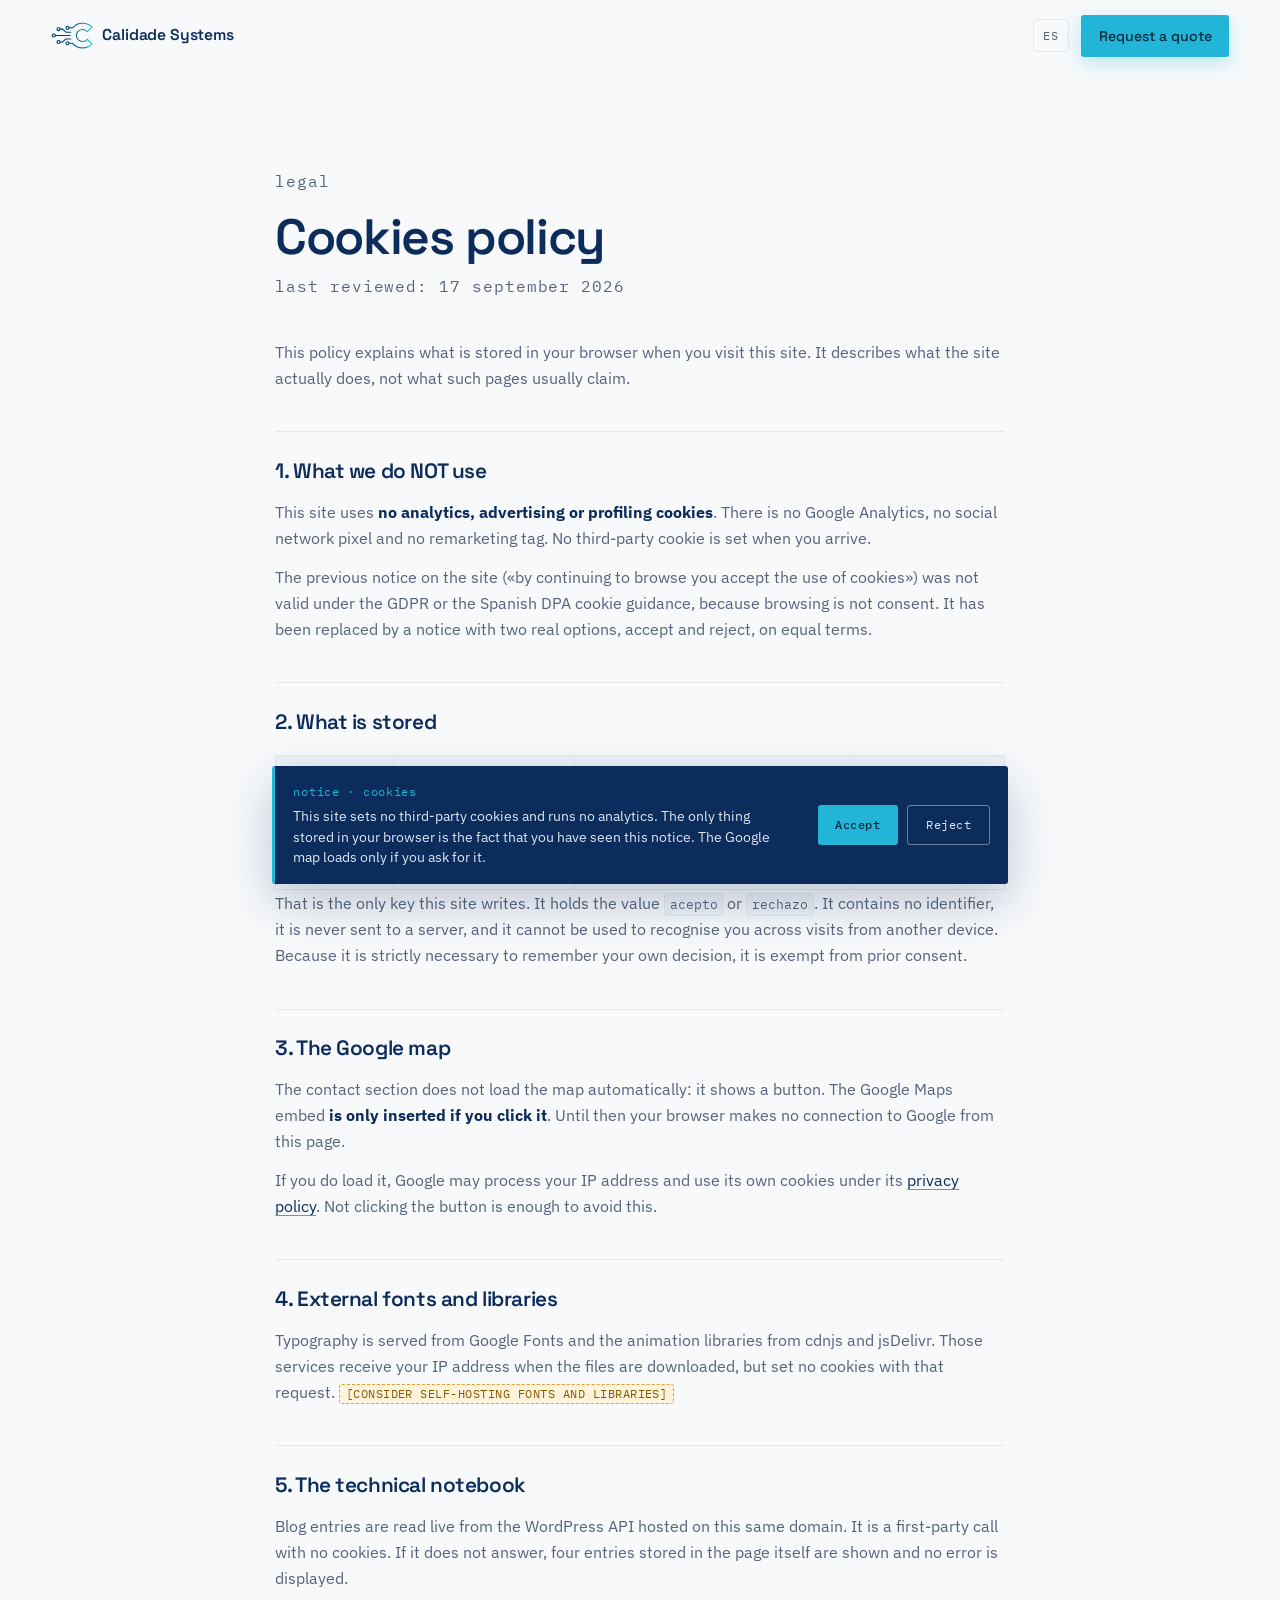
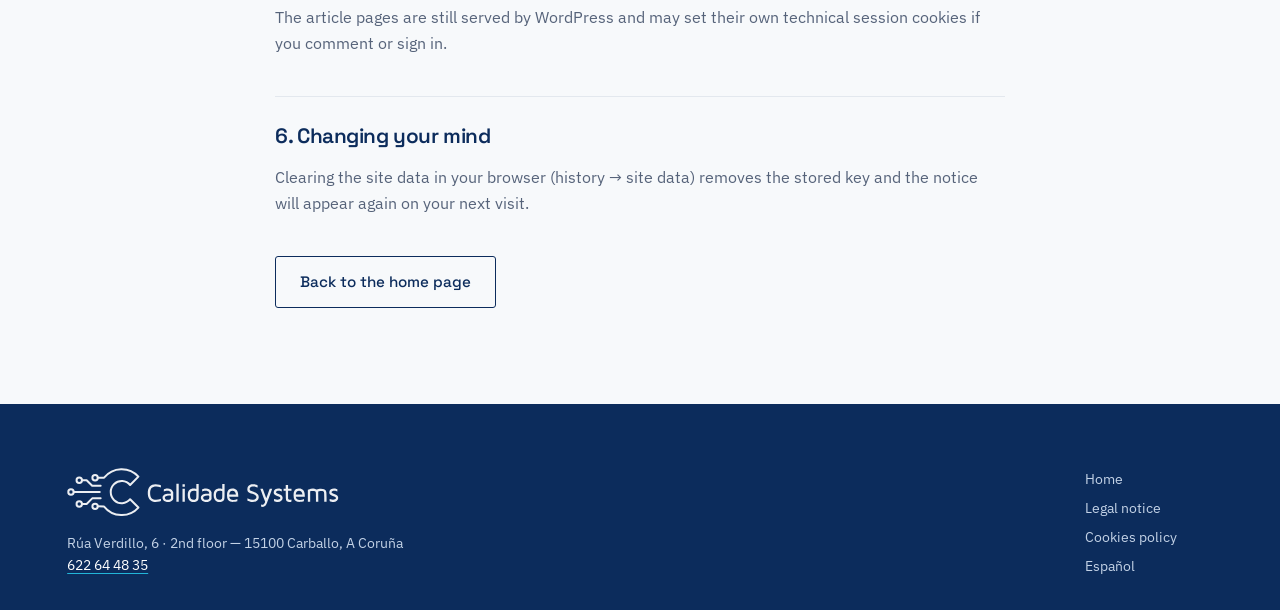
<file: en/cookies-policy.html>
<!DOCTYPE html>
<html lang="en">
<head>
<meta charset="UTF-8">
<!-- Copia de vista previa. No debe indexarse: todavia no es la web
     oficial del negocio. Se quita el dia que se publique en su dominio,
     que es donde SI tiene que indexarse. -->
<meta name="robots" content="noindex, nofollow">
<meta name="viewport" content="width=device-width, initial-scale=1.0">
<title>Cookies policy · Calidade Systems</title>
<meta name="description" content="What calidade.systems stores in your browser: a single first-party key, no analytics or third-party cookies, and the map only on request.">
<link rel="canonical" href="https://www.calidade.systems/en/cookies-policy.html">
<link rel="alternate" hreflang="es" href="https://www.calidade.systems/es/politica-de-cookies.html">
<link rel="alternate" hreflang="en" href="https://www.calidade.systems/en/cookies-policy.html">
<link rel="alternate" hreflang="x-default" href="https://www.calidade.systems/es/politica-de-cookies.html">
<link rel="icon" href="../assets/img/brand/icon.svg" type="image/svg+xml">
<link rel="icon" href="../assets/img/brand/icon-32.png" type="image/png" sizes="32x32">
<link rel="apple-touch-icon" href="../assets/img/brand/icon-180.png">
<meta name="theme-color" content="#F7F9FB">
<meta name="color-scheme" content="light only">

<link rel="preconnect" href="https://fonts.googleapis.com">
<link rel="preconnect" href="https://fonts.gstatic.com" crossorigin>
<link href="https://fonts.googleapis.com/css2?family=Space+Grotesk:wght@500;600;700&family=IBM+Plex+Sans:wght@400;500;600&family=IBM+Plex+Mono:wght@400;500&display=swap" rel="stylesheet">
<link rel="stylesheet" href="../css/style.css?v=1">
</head>
<body data-lang="en">

<div class="cookie-banner" hidden>
  <div class="cookie-txt">
    <p class="mono cookie-k">notice &middot; cookies</p>
    <p>This site sets no third-party cookies and runs no analytics. The only thing stored in your browser is the fact that you have seen this notice. The Google map loads only if you ask for it.</p>
  </div>
  <div class="cookie-btns">
    <button class="btn-cookie btn-cookie-si" type="button" data-cookie="acepto">Accept</button>
    <button class="btn-cookie btn-cookie-no" type="button" data-cookie="rechazo">Reject</button>
  </div>
</div>

<header class="cabecera cabecera-simple pegada">
  <a class="marca" href="./" aria-label="Calidade Systems">
    <img class="marca-simbolo" src="../assets/img/brand/calidade-simbolo.svg" alt="" width="42" height="28">
    <span class="marca-txt">Calidade&nbsp;Systems</span>
  </a>
  <div class="cabecera-fin">
    <a class="idioma" href="../es/politica-de-cookies.html" hreflang="es" lang="es">ES</a>
    <a class="btn btn-cian btn-nav" href="./#contact">Request a quote</a>
  </div>
</header>
<div class="progreso" data-progreso aria-hidden="true">
  <span class="progreso-pista"></span>
  <span class="progreso-nodo"></span>
</div>

<main class="legal">
  <div class="contenedor">
    <p class="etiqueta mono">legal</p>
    <h1 class="titular-2">Cookies policy</h1>
    <p class="legal-fecha mono">last reviewed: 17 September 2026</p>
    <p>This policy explains what is stored in your browser when you visit this site. It describes what the site actually does, not what such pages usually claim.</p>

    <h2>1. What we do NOT use</h2>
    <p>This site uses <strong>no analytics, advertising or profiling cookies</strong>. There is no Google Analytics, no social network pixel and no remarketing tag. No third-party cookie is set when you arrive.</p>
    <p>The previous notice on the site (&laquo;by continuing to browse you accept the use of cookies&raquo;) was not valid under the GDPR or the Spanish DPA cookie guidance, because browsing is not consent. It has been replaced by a notice with two real options, accept and reject, on equal terms.</p>

    <h2>2. What is stored</h2>
    <table class="legal-tabla">
      <tr><th>name</th><th>type</th><th>purpose</th><th>lifetime</th></tr>
      <tr>
        <td><code>calidade-cookies</code></td>
        <td>local storage (localStorage), first party</td>
        <td>Remember that you have already answered the notice, so it is not shown again.</td>
        <td>Until you clear your browser data.</td>
      </tr>
    </table>
    <p>That is the only key this site writes. It holds the value <code>acepto</code> or <code>rechazo</code>. It contains no identifier, it is never sent to a server, and it cannot be used to recognise you across visits from another device. Because it is strictly necessary to remember your own decision, it is exempt from prior consent.</p>

    <h2>3. The Google map</h2>
    <p>The contact section does not load the map automatically: it shows a button. The Google Maps embed <strong>is only inserted if you click it</strong>. Until then your browser makes no connection to Google from this page.</p>
    <p>If you do load it, Google may process your IP address and use its own cookies under its <a href="https://policies.google.com/privacy" rel="noopener" target="_blank">privacy policy</a>. Not clicking the button is enough to avoid this.</p>

    <h2>4. External fonts and libraries</h2>
    <p>Typography is served from Google Fonts and the animation libraries from cdnjs and jsDelivr. Those services receive your IP address when the files are downloaded, but set no cookies with that request. <span class="pendiente">[CONSIDER SELF-HOSTING FONTS AND LIBRARIES]</span></p>

    <h2>5. The technical notebook</h2>
    <p>Blog entries are read live from the WordPress API hosted on this same domain. It is a first-party call with no cookies. If it does not answer, four entries stored in the page itself are shown and no error is displayed.</p>
    <p>The article pages are still served by WordPress and may set their own technical session cookies if you comment or sign in.</p>

    <h2>6. Changing your mind</h2>
    <p>Clearing the site data in your browser (history &rarr; site data) removes the stored key and the notice will appear again on your next visit.</p>

    <a class="btn btn-linea legal-volver" href="./">Back to the home page</a>
  </div>
</main>

<footer class="pie">
  <div class="contenedor pie-grid">
    <div class="pie-marca">
      <img src="../assets/img/brand/calidade-logo.svg" alt="Calidade Systems" width="300" height="52">
      <p>R&uacute;a Verdillo, 6 &middot; 2nd floor &mdash; 15100 Carballo, A Coru&ntilde;a<br><a href="tel:+34622644835">622 64 48 35</a></p>
    </div>
    <nav class="pie-nav" aria-label="Footer">
      <a href="./">Home</a>
      <a href="legal-notice.html">Legal notice</a>
      <a href="cookies-policy.html">Cookies policy</a>
      <a href="../es/politica-de-cookies.html" hreflang="es" lang="es">Español</a>
    </nav>
  </div>
</footer>

<script src="../js/main.js?v=1"></script>
</body>
</html>
</file>
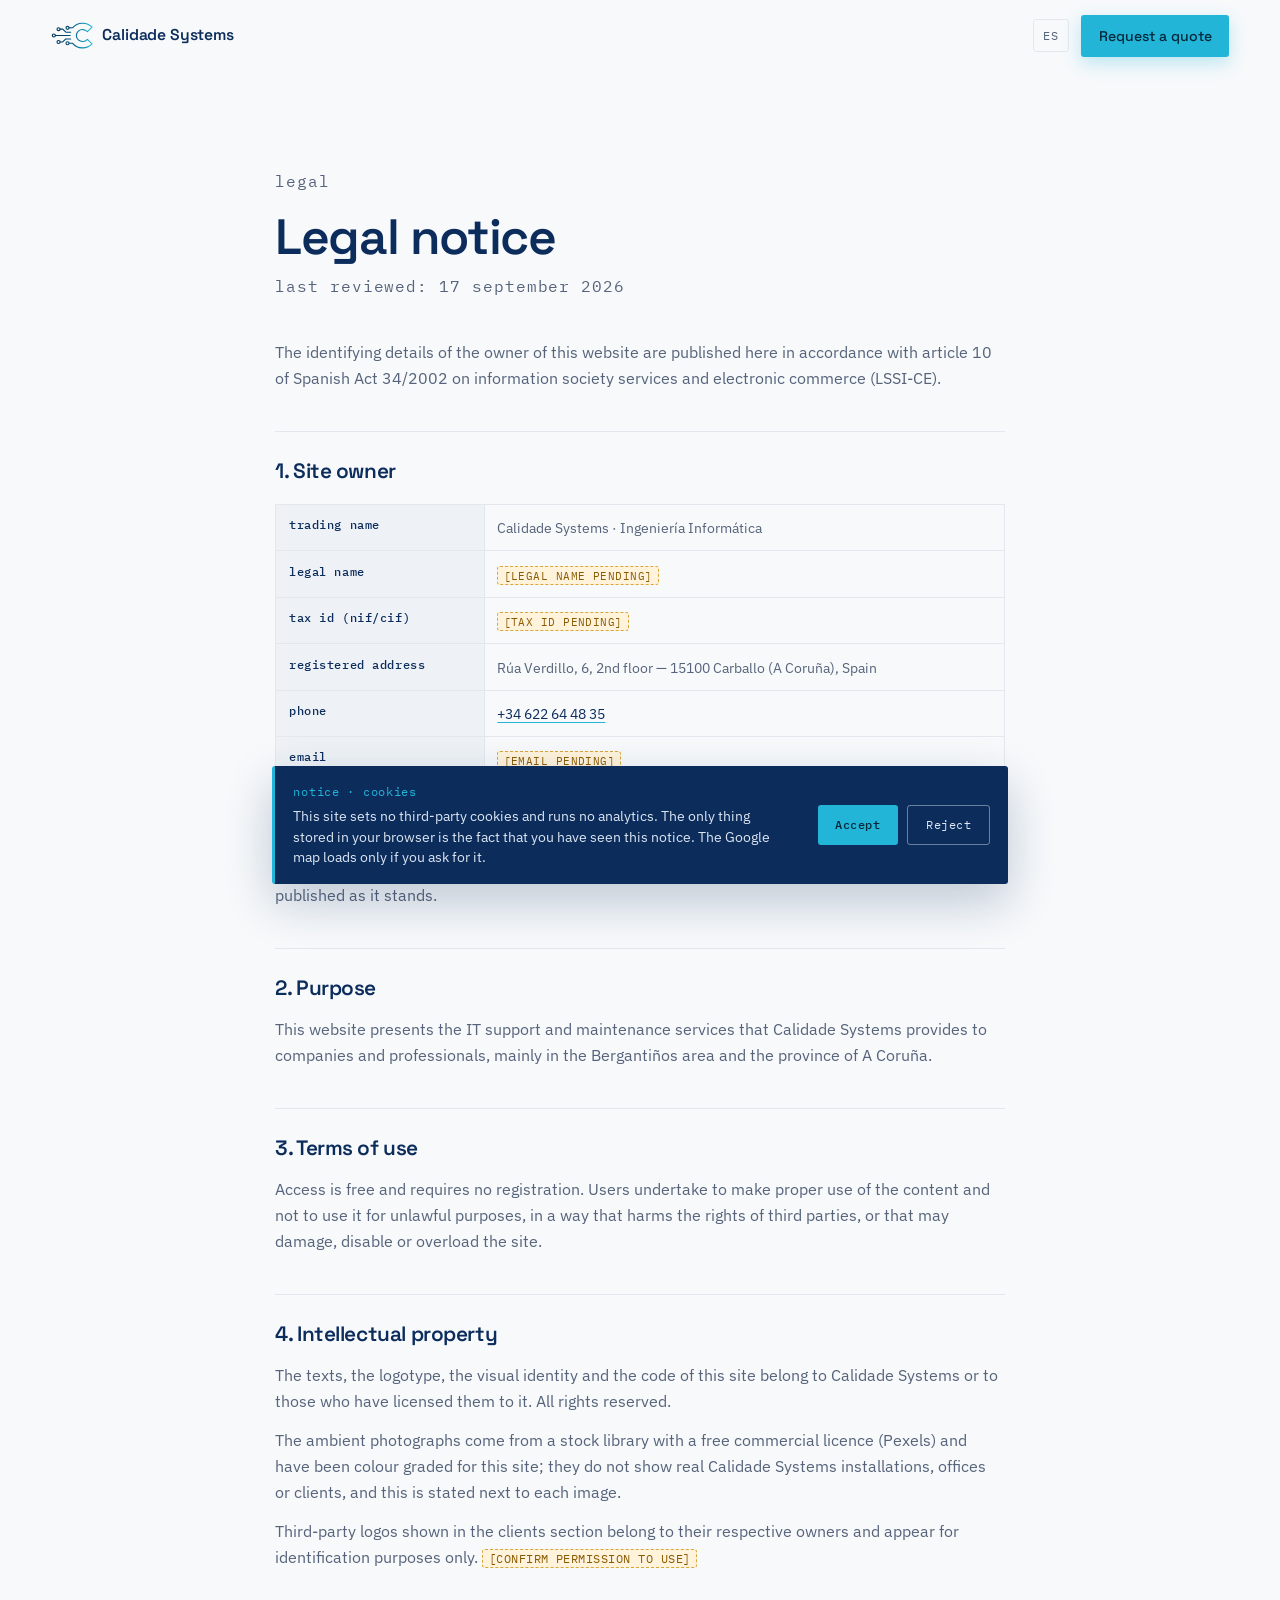
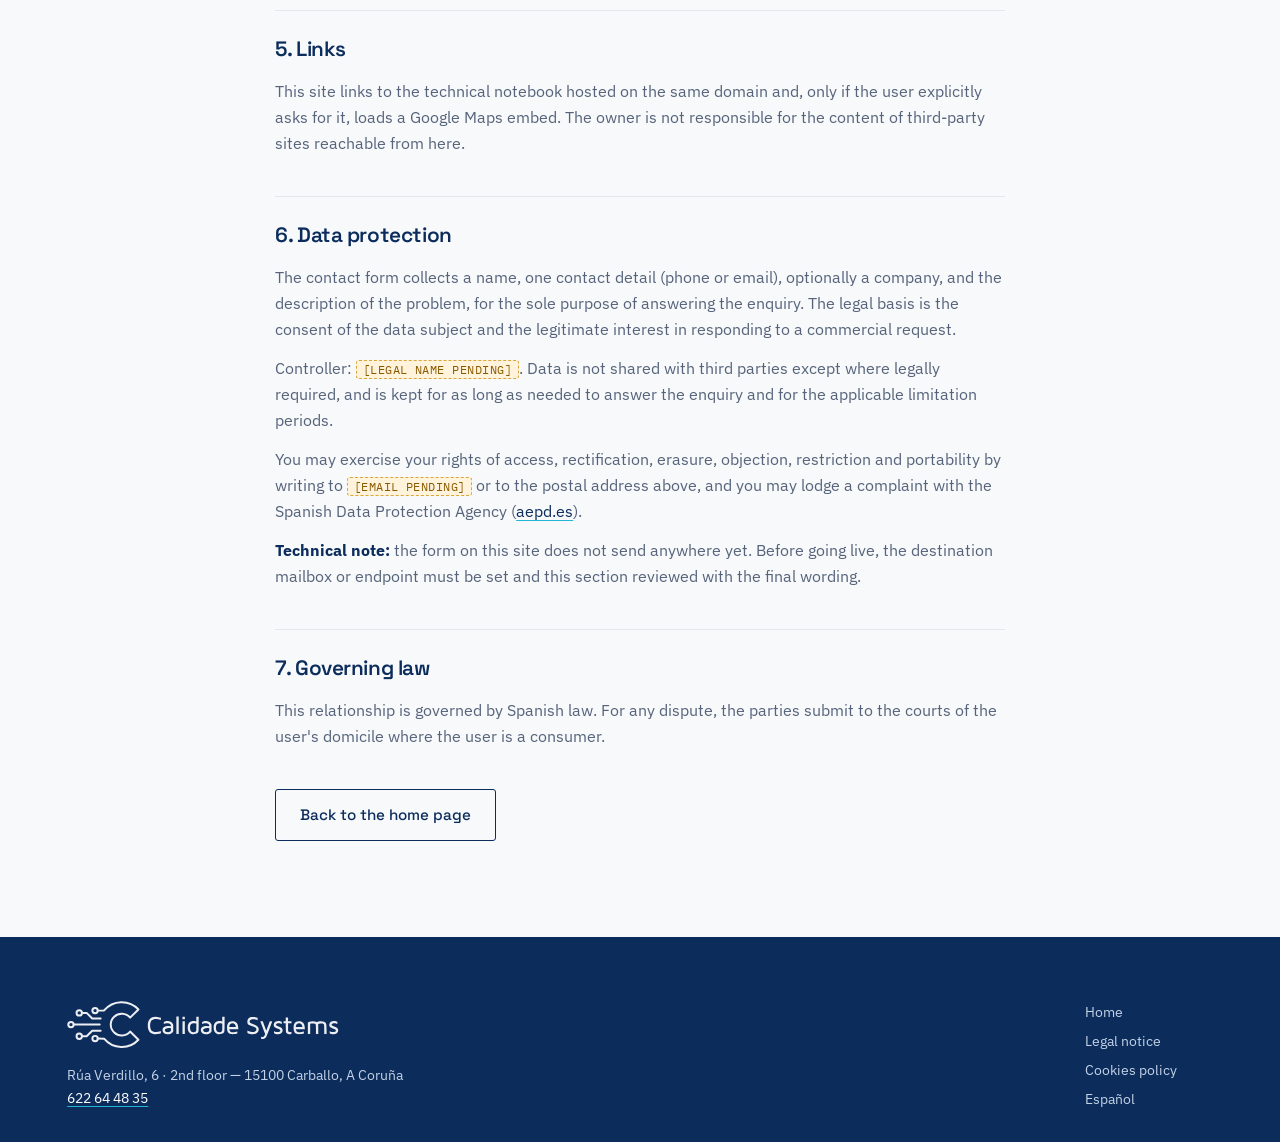
<file: en/legal-notice.html>
<!DOCTYPE html>
<html lang="en">
<head>
<meta charset="UTF-8">
<!-- Copia de vista previa. No debe indexarse: todavia no es la web
     oficial del negocio. Se quita el dia que se publique en su dominio,
     que es donde SI tiene que indexarse. -->
<meta name="robots" content="noindex, nofollow">
<meta name="viewport" content="width=device-width, initial-scale=1.0">
<title>Legal notice · Calidade Systems</title>
<meta name="description" content="Legal notice and identifying details of the owner of calidade.systems, under article 10 of the Spanish LSSI-CE.">
<link rel="canonical" href="https://www.calidade.systems/en/legal-notice.html">
<link rel="alternate" hreflang="es" href="https://www.calidade.systems/es/aviso-legal.html">
<link rel="alternate" hreflang="en" href="https://www.calidade.systems/en/legal-notice.html">
<link rel="alternate" hreflang="x-default" href="https://www.calidade.systems/es/aviso-legal.html">
<link rel="icon" href="../assets/img/brand/icon.svg" type="image/svg+xml">
<link rel="icon" href="../assets/img/brand/icon-32.png" type="image/png" sizes="32x32">
<link rel="apple-touch-icon" href="../assets/img/brand/icon-180.png">
<meta name="theme-color" content="#F7F9FB">
<meta name="color-scheme" content="light only">

<link rel="preconnect" href="https://fonts.googleapis.com">
<link rel="preconnect" href="https://fonts.gstatic.com" crossorigin>
<link href="https://fonts.googleapis.com/css2?family=Space+Grotesk:wght@500;600;700&family=IBM+Plex+Sans:wght@400;500;600&family=IBM+Plex+Mono:wght@400;500&display=swap" rel="stylesheet">
<link rel="stylesheet" href="../css/style.css?v=1">
</head>
<body data-lang="en">

<div class="cookie-banner" hidden>
  <div class="cookie-txt">
    <p class="mono cookie-k">notice &middot; cookies</p>
    <p>This site sets no third-party cookies and runs no analytics. The only thing stored in your browser is the fact that you have seen this notice. The Google map loads only if you ask for it.</p>
  </div>
  <div class="cookie-btns">
    <button class="btn-cookie btn-cookie-si" type="button" data-cookie="acepto">Accept</button>
    <button class="btn-cookie btn-cookie-no" type="button" data-cookie="rechazo">Reject</button>
  </div>
</div>

<header class="cabecera cabecera-simple pegada">
  <a class="marca" href="./" aria-label="Calidade Systems">
    <img class="marca-simbolo" src="../assets/img/brand/calidade-simbolo.svg" alt="" width="42" height="28">
    <span class="marca-txt">Calidade&nbsp;Systems</span>
  </a>
  <div class="cabecera-fin">
    <a class="idioma" href="../es/aviso-legal.html" hreflang="es" lang="es">ES</a>
    <a class="btn btn-cian btn-nav" href="./#contact">Request a quote</a>
  </div>
</header>
<div class="progreso" data-progreso aria-hidden="true">
  <span class="progreso-pista"></span>
  <span class="progreso-nodo"></span>
</div>

<main class="legal">
  <div class="contenedor">
    <p class="etiqueta mono">legal</p>
    <h1 class="titular-2">Legal notice</h1>
    <p class="legal-fecha mono">last reviewed: 17 September 2026</p>
    <p>The identifying details of the owner of this website are published here in accordance with article 10 of Spanish Act 34/2002 on information society services and electronic commerce (LSSI-CE).</p>

    <h2>1. Site owner</h2>
    <table class="legal-tabla">
      <tr><th>trading name</th><td>Calidade Systems &middot; Ingeniería Informática</td></tr>
      <tr><th>legal name</th><td><span class="pendiente">[LEGAL NAME PENDING]</span></td></tr>
      <tr><th>tax id (nif/cif)</th><td><span class="pendiente">[TAX ID PENDING]</span></td></tr>
      <tr><th>registered address</th><td>Rúa Verdillo, 6, 2nd floor &mdash; 15100 Carballo (A Coruña), Spain</td></tr>
      <tr><th>phone</th><td><a href="tel:+34622644835">+34 622 64 48 35</a></td></tr>
      <tr><th>email</th><td><span class="pendiente">[EMAIL PENDING]</span></td></tr>
      <tr><th>company register</th><td><span class="pendiente">[COMPANY REGISTER DETAILS PENDING]</span></td></tr>
    </table>
    <p>The fields marked as pending have deliberately not been filled with invented data. Until the owner supplies them, this legal notice <strong>does not yet satisfy article 10 of the LSSI</strong> and must not be published as it stands.</p>

    <h2>2. Purpose</h2>
    <p>This website presents the IT support and maintenance services that Calidade Systems provides to companies and professionals, mainly in the Bergantiños area and the province of A Coruña.</p>

    <h2>3. Terms of use</h2>
    <p>Access is free and requires no registration. Users undertake to make proper use of the content and not to use it for unlawful purposes, in a way that harms the rights of third parties, or that may damage, disable or overload the site.</p>

    <h2>4. Intellectual property</h2>
    <p>The texts, the logotype, the visual identity and the code of this site belong to Calidade Systems or to those who have licensed them to it. All rights reserved.</p>
    <p>The ambient photographs come from a stock library with a free commercial licence (Pexels) and have been colour graded for this site; they do not show real Calidade Systems installations, offices or clients, and this is stated next to each image.</p>
    <p>Third-party logos shown in the clients section belong to their respective owners and appear for identification purposes only. <span class="pendiente">[CONFIRM PERMISSION TO USE]</span></p>

    <h2>5. Links</h2>
    <p>This site links to the technical notebook hosted on the same domain and, only if the user explicitly asks for it, loads a Google Maps embed. The owner is not responsible for the content of third-party sites reachable from here.</p>

    <h2>6. Data protection</h2>
    <p>The contact form collects a name, one contact detail (phone or email), optionally a company, and the description of the problem, for the sole purpose of answering the enquiry. The legal basis is the consent of the data subject and the legitimate interest in responding to a commercial request.</p>
    <p>Controller: <span class="pendiente">[LEGAL NAME PENDING]</span>. Data is not shared with third parties except where legally required, and is kept for as long as needed to answer the enquiry and for the applicable limitation periods.</p>
    <p>You may exercise your rights of access, rectification, erasure, objection, restriction and portability by writing to <span class="pendiente">[EMAIL PENDING]</span> or to the postal address above, and you may lodge a complaint with the Spanish Data Protection Agency (<a href="https://www.aepd.es" rel="noopener" target="_blank">aepd.es</a>).</p>
    <p><strong>Technical note:</strong> the form on this site does not send anywhere yet. Before going live, the destination mailbox or endpoint must be set and this section reviewed with the final wording.</p>

    <h2>7. Governing law</h2>
    <p>This relationship is governed by Spanish law. For any dispute, the parties submit to the courts of the user's domicile where the user is a consumer.</p>

    <a class="btn btn-linea legal-volver" href="./">Back to the home page</a>
  </div>
</main>

<footer class="pie">
  <div class="contenedor pie-grid">
    <div class="pie-marca">
      <img src="../assets/img/brand/calidade-logo.svg" alt="Calidade Systems" width="300" height="52">
      <p>R&uacute;a Verdillo, 6 &middot; 2nd floor &mdash; 15100 Carballo, A Coru&ntilde;a<br><a href="tel:+34622644835">622 64 48 35</a></p>
    </div>
    <nav class="pie-nav" aria-label="Footer">
      <a href="./">Home</a>
      <a href="legal-notice.html">Legal notice</a>
      <a href="cookies-policy.html">Cookies policy</a>
      <a href="../es/aviso-legal.html" hreflang="es" lang="es">Español</a>
    </nav>
  </div>
</footer>

<script src="../js/main.js?v=1"></script>
</body>
</html>
</file>
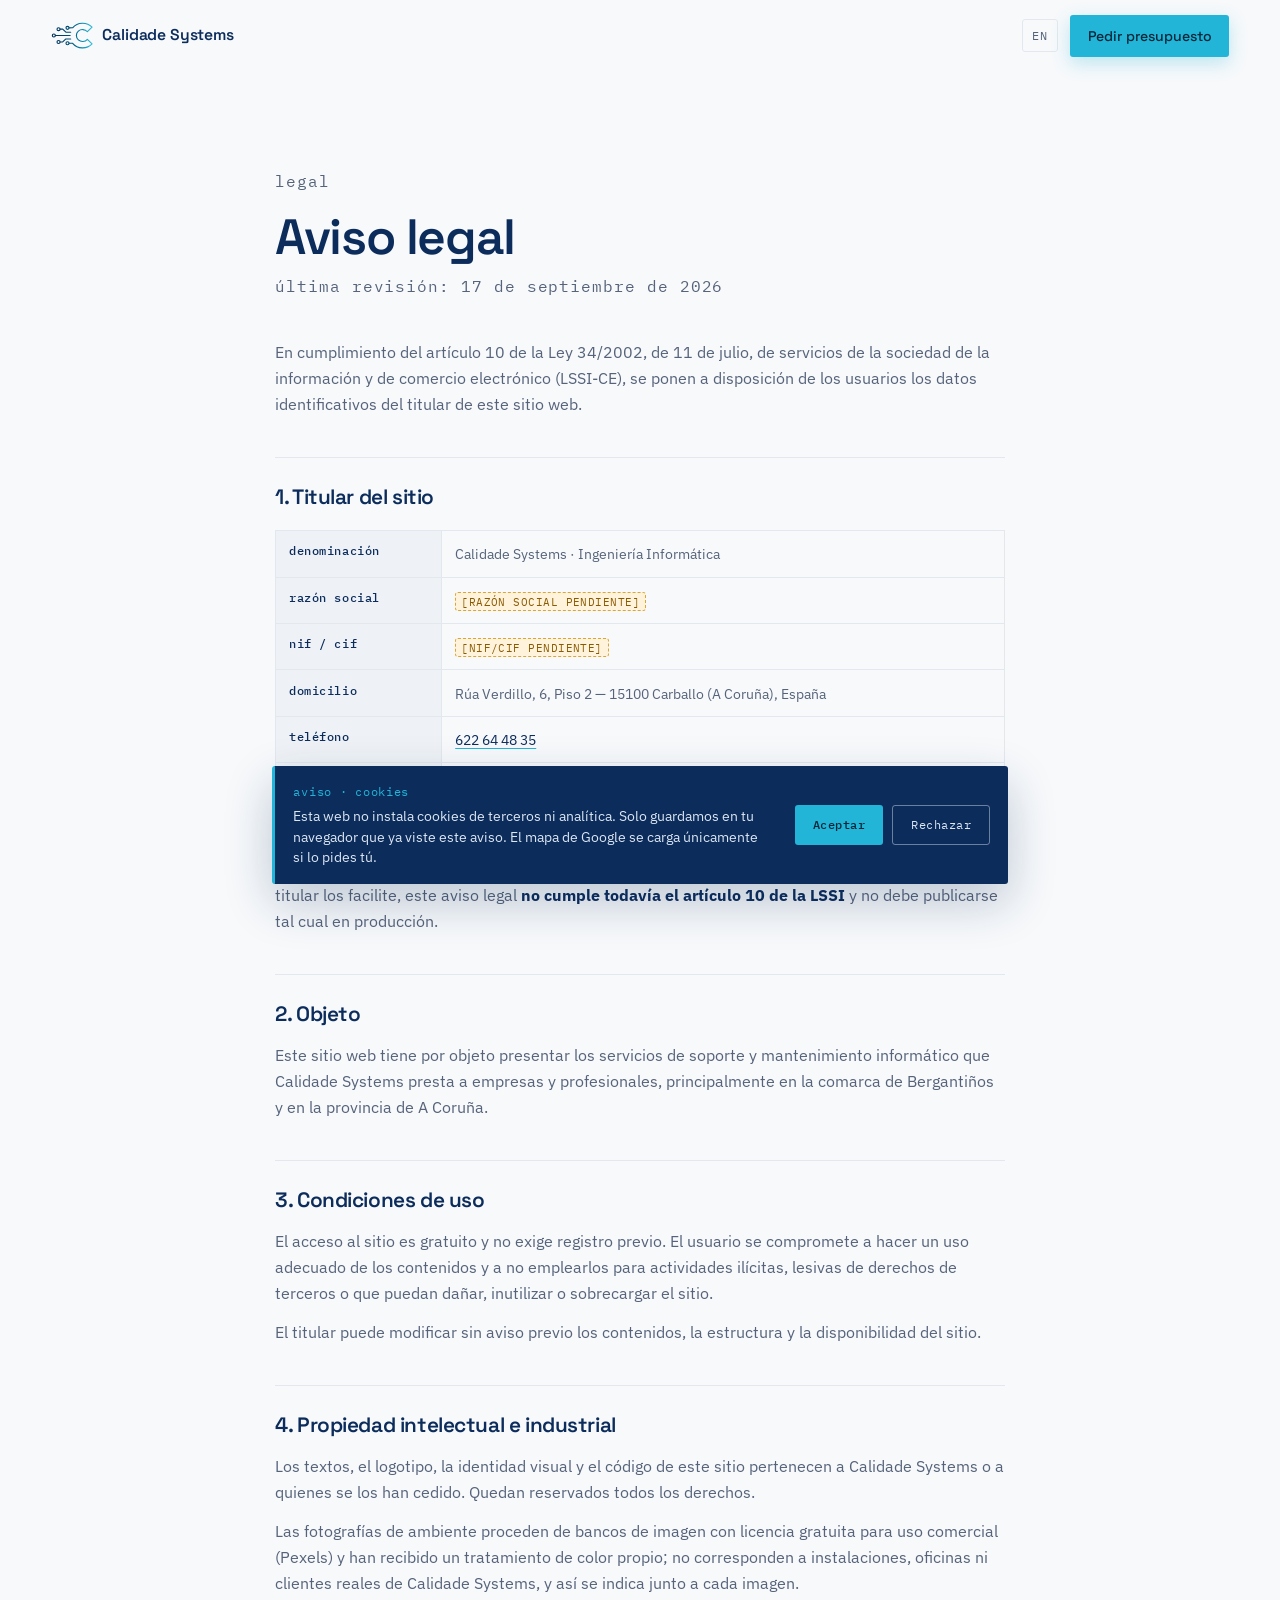
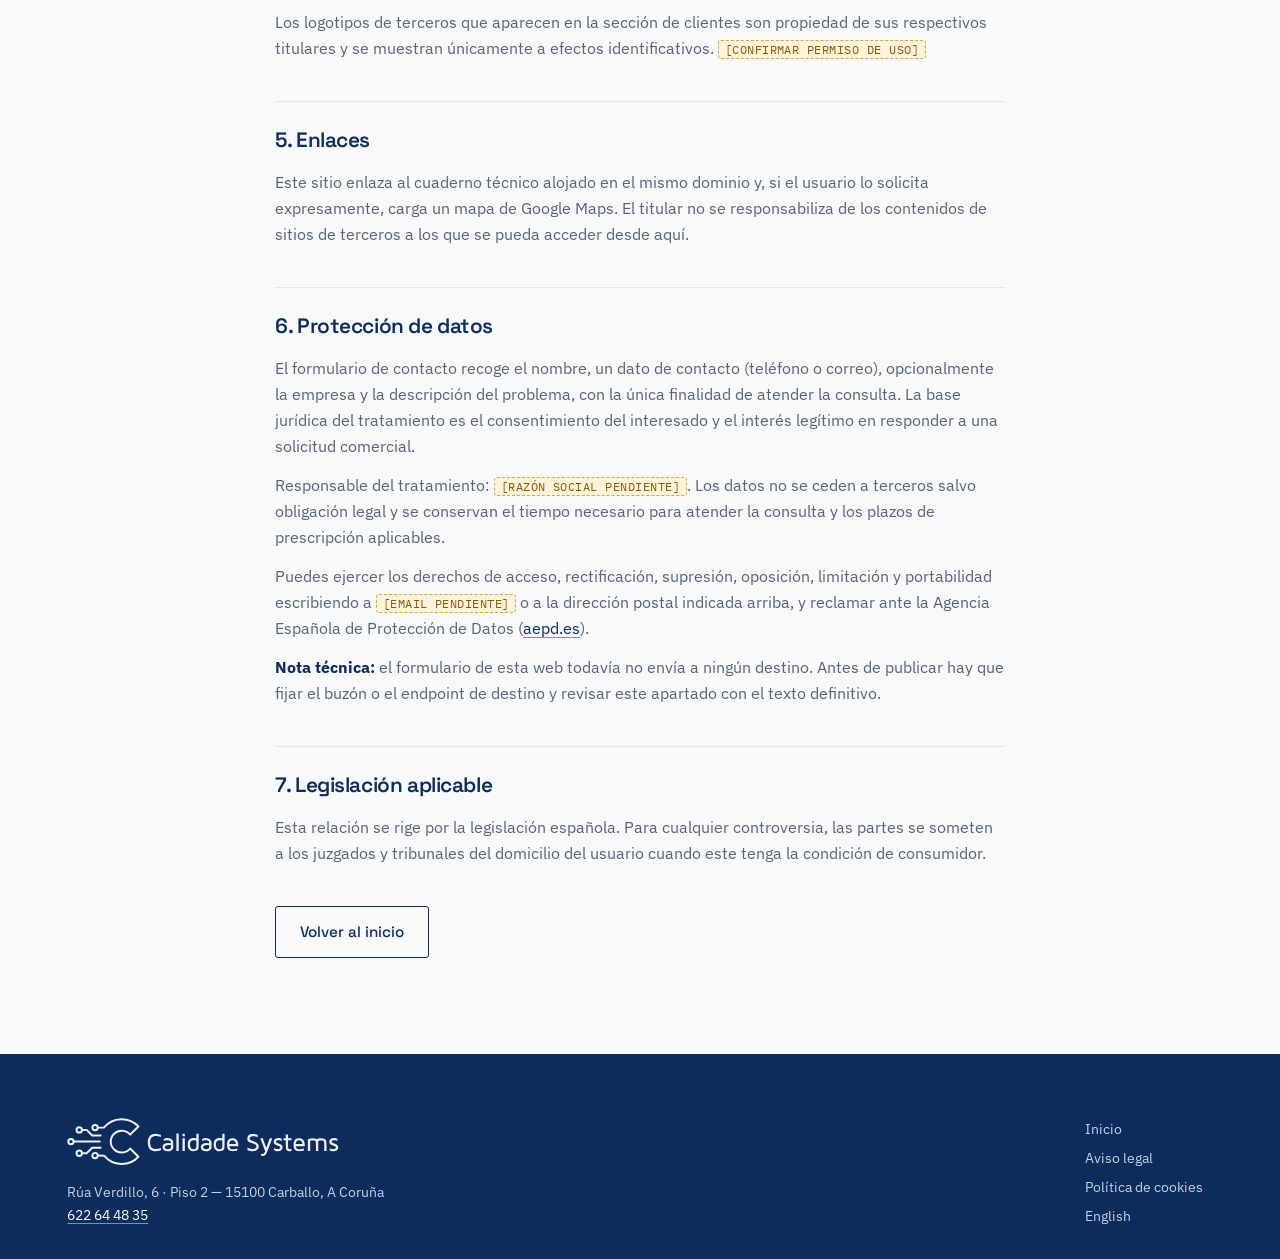
<file: es/aviso-legal.html>
<!DOCTYPE html>
<html lang="es">
<head>
<meta charset="UTF-8">
<!-- Copia de vista previa. No debe indexarse: todavia no es la web
     oficial del negocio. Se quita el dia que se publique en su dominio,
     que es donde SI tiene que indexarse. -->
<meta name="robots" content="noindex, nofollow">
<meta name="viewport" content="width=device-width, initial-scale=1.0">
<title>Aviso legal · Calidade Systems</title>
<meta name="description" content="Aviso legal y datos identificativos del titular de calidade.systems, conforme al artículo 10 de la LSSI-CE.">
<link rel="canonical" href="https://www.calidade.systems/es/aviso-legal.html">
<link rel="alternate" hreflang="es" href="https://www.calidade.systems/es/aviso-legal.html">
<link rel="alternate" hreflang="en" href="https://www.calidade.systems/en/legal-notice.html">
<link rel="alternate" hreflang="x-default" href="https://www.calidade.systems/es/aviso-legal.html">
<link rel="icon" href="../assets/img/brand/icon.svg" type="image/svg+xml">
<link rel="icon" href="../assets/img/brand/icon-32.png" type="image/png" sizes="32x32">
<link rel="apple-touch-icon" href="../assets/img/brand/icon-180.png">
<meta name="theme-color" content="#F7F9FB">
<meta name="color-scheme" content="light only">

<link rel="preconnect" href="https://fonts.googleapis.com">
<link rel="preconnect" href="https://fonts.gstatic.com" crossorigin>
<link href="https://fonts.googleapis.com/css2?family=Space+Grotesk:wght@500;600;700&family=IBM+Plex+Sans:wght@400;500;600&family=IBM+Plex+Mono:wght@400;500&display=swap" rel="stylesheet">
<link rel="stylesheet" href="../css/style.css?v=1">
</head>
<body data-lang="es">

<div class="cookie-banner" hidden>
  <div class="cookie-txt">
    <p class="mono cookie-k">aviso &middot; cookies</p>
    <p>Esta web no instala cookies de terceros ni analítica. Solo guardamos en tu navegador que ya viste este aviso. El mapa de Google se carga únicamente si lo pides tú.</p>
  </div>
  <div class="cookie-btns">
    <button class="btn-cookie btn-cookie-si" type="button" data-cookie="acepto">Aceptar</button>
    <button class="btn-cookie btn-cookie-no" type="button" data-cookie="rechazo">Rechazar</button>
  </div>
</div>

<header class="cabecera cabecera-simple pegada">
  <a class="marca" href="./" aria-label="Calidade Systems">
    <img class="marca-simbolo" src="../assets/img/brand/calidade-simbolo.svg" alt="" width="42" height="28">
    <span class="marca-txt">Calidade&nbsp;Systems</span>
  </a>
  <div class="cabecera-fin">
    <a class="idioma" href="../en/legal-notice.html" hreflang="en" lang="en">EN</a>
    <a class="btn btn-cian btn-nav" href="./#contacto">Pedir presupuesto</a>
  </div>
</header>
<div class="progreso" data-progreso aria-hidden="true">
  <span class="progreso-pista"></span>
  <span class="progreso-nodo"></span>
</div>

<main class="legal">
  <div class="contenedor">
    <p class="etiqueta mono">legal</p>
    <h1 class="titular-2">Aviso legal</h1>
    <p class="legal-fecha mono">última revisión: 17 de septiembre de 2026</p>
    <p>En cumplimiento del artículo 10 de la Ley 34/2002, de 11 de julio, de servicios de la sociedad de la información y de comercio electrónico (LSSI-CE), se ponen a disposición de los usuarios los datos identificativos del titular de este sitio web.</p>

    <h2>1. Titular del sitio</h2>
    <table class="legal-tabla">
      <tr><th>denominación</th><td>Calidade Systems &middot; Ingeniería Informática</td></tr>
      <tr><th>razón social</th><td><span class="pendiente">[RAZÓN SOCIAL PENDIENTE]</span></td></tr>
      <tr><th>nif / cif</th><td><span class="pendiente">[NIF/CIF PENDIENTE]</span></td></tr>
      <tr><th>domicilio</th><td>Rúa Verdillo, 6, Piso 2 &mdash; 15100 Carballo (A Coruña), España</td></tr>
      <tr><th>teléfono</th><td><a href="tel:+34622644835">622 64 48 35</a></td></tr>
      <tr><th>correo</th><td><span class="pendiente">[EMAIL PENDIENTE]</span></td></tr>
      <tr><th>registro</th><td><span class="pendiente">[DATOS REGISTRALES PENDIENTES]</span></td></tr>
    </table>
    <p>Los campos marcados como pendientes no se han rellenado con datos inventados. Hasta que el titular los facilite, este aviso legal <strong>no cumple todavía el artículo 10 de la LSSI</strong> y no debe publicarse tal cual en producción.</p>

    <h2>2. Objeto</h2>
    <p>Este sitio web tiene por objeto presentar los servicios de soporte y mantenimiento informático que Calidade Systems presta a empresas y profesionales, principalmente en la comarca de Bergantiños y en la provincia de A Coruña.</p>

    <h2>3. Condiciones de uso</h2>
    <p>El acceso al sitio es gratuito y no exige registro previo. El usuario se compromete a hacer un uso adecuado de los contenidos y a no emplearlos para actividades ilícitas, lesivas de derechos de terceros o que puedan dañar, inutilizar o sobrecargar el sitio.</p>
    <p>El titular puede modificar sin aviso previo los contenidos, la estructura y la disponibilidad del sitio.</p>

    <h2>4. Propiedad intelectual e industrial</h2>
    <p>Los textos, el logotipo, la identidad visual y el código de este sitio pertenecen a Calidade Systems o a quienes se los han cedido. Quedan reservados todos los derechos.</p>
    <p>Las fotografías de ambiente proceden de bancos de imagen con licencia gratuita para uso comercial (Pexels) y han recibido un tratamiento de color propio; no corresponden a instalaciones, oficinas ni clientes reales de Calidade Systems, y así se indica junto a cada imagen.</p>
    <p>Los logotipos de terceros que aparecen en la sección de clientes son propiedad de sus respectivos titulares y se muestran únicamente a efectos identificativos. <span class="pendiente">[CONFIRMAR PERMISO DE USO]</span></p>

    <h2>5. Enlaces</h2>
    <p>Este sitio enlaza al cuaderno técnico alojado en el mismo dominio y, si el usuario lo solicita expresamente, carga un mapa de Google Maps. El titular no se responsabiliza de los contenidos de sitios de terceros a los que se pueda acceder desde aquí.</p>

    <h2>6. Protección de datos</h2>
    <p>El formulario de contacto recoge el nombre, un dato de contacto (teléfono o correo), opcionalmente la empresa y la descripción del problema, con la única finalidad de atender la consulta. La base jurídica del tratamiento es el consentimiento del interesado y el interés legítimo en responder a una solicitud comercial.</p>
    <p>Responsable del tratamiento: <span class="pendiente">[RAZÓN SOCIAL PENDIENTE]</span>. Los datos no se ceden a terceros salvo obligación legal y se conservan el tiempo necesario para atender la consulta y los plazos de prescripción aplicables.</p>
    <p>Puedes ejercer los derechos de acceso, rectificación, supresión, oposición, limitación y portabilidad escribiendo a <span class="pendiente">[EMAIL PENDIENTE]</span> o a la dirección postal indicada arriba, y reclamar ante la Agencia Española de Protección de Datos (<a href="https://www.aepd.es" rel="noopener" target="_blank">aepd.es</a>).</p>
    <p><strong>Nota técnica:</strong> el formulario de esta web todavía no envía a ningún destino. Antes de publicar hay que fijar el buzón o el endpoint de destino y revisar este apartado con el texto definitivo.</p>

    <h2>7. Legislación aplicable</h2>
    <p>Esta relación se rige por la legislación española. Para cualquier controversia, las partes se someten a los juzgados y tribunales del domicilio del usuario cuando este tenga la condición de consumidor.</p>

    <a class="btn btn-linea legal-volver" href="./">Volver al inicio</a>
  </div>
</main>

<footer class="pie">
  <div class="contenedor pie-grid">
    <div class="pie-marca">
      <img src="../assets/img/brand/calidade-logo.svg" alt="Calidade Systems" width="300" height="52">
      <p>R&uacute;a Verdillo, 6 &middot; Piso 2 &mdash; 15100 Carballo, A Coru&ntilde;a<br><a href="tel:+34622644835">622 64 48 35</a></p>
    </div>
    <nav class="pie-nav" aria-label="Pie">
      <a href="./">Inicio</a>
      <a href="aviso-legal.html">Aviso legal</a>
      <a href="politica-de-cookies.html">Política de cookies</a>
      <a href="../en/legal-notice.html" hreflang="en" lang="en">English</a>
    </nav>
  </div>
</footer>

<script src="../js/main.js?v=1"></script>
</body>
</html>
</file>
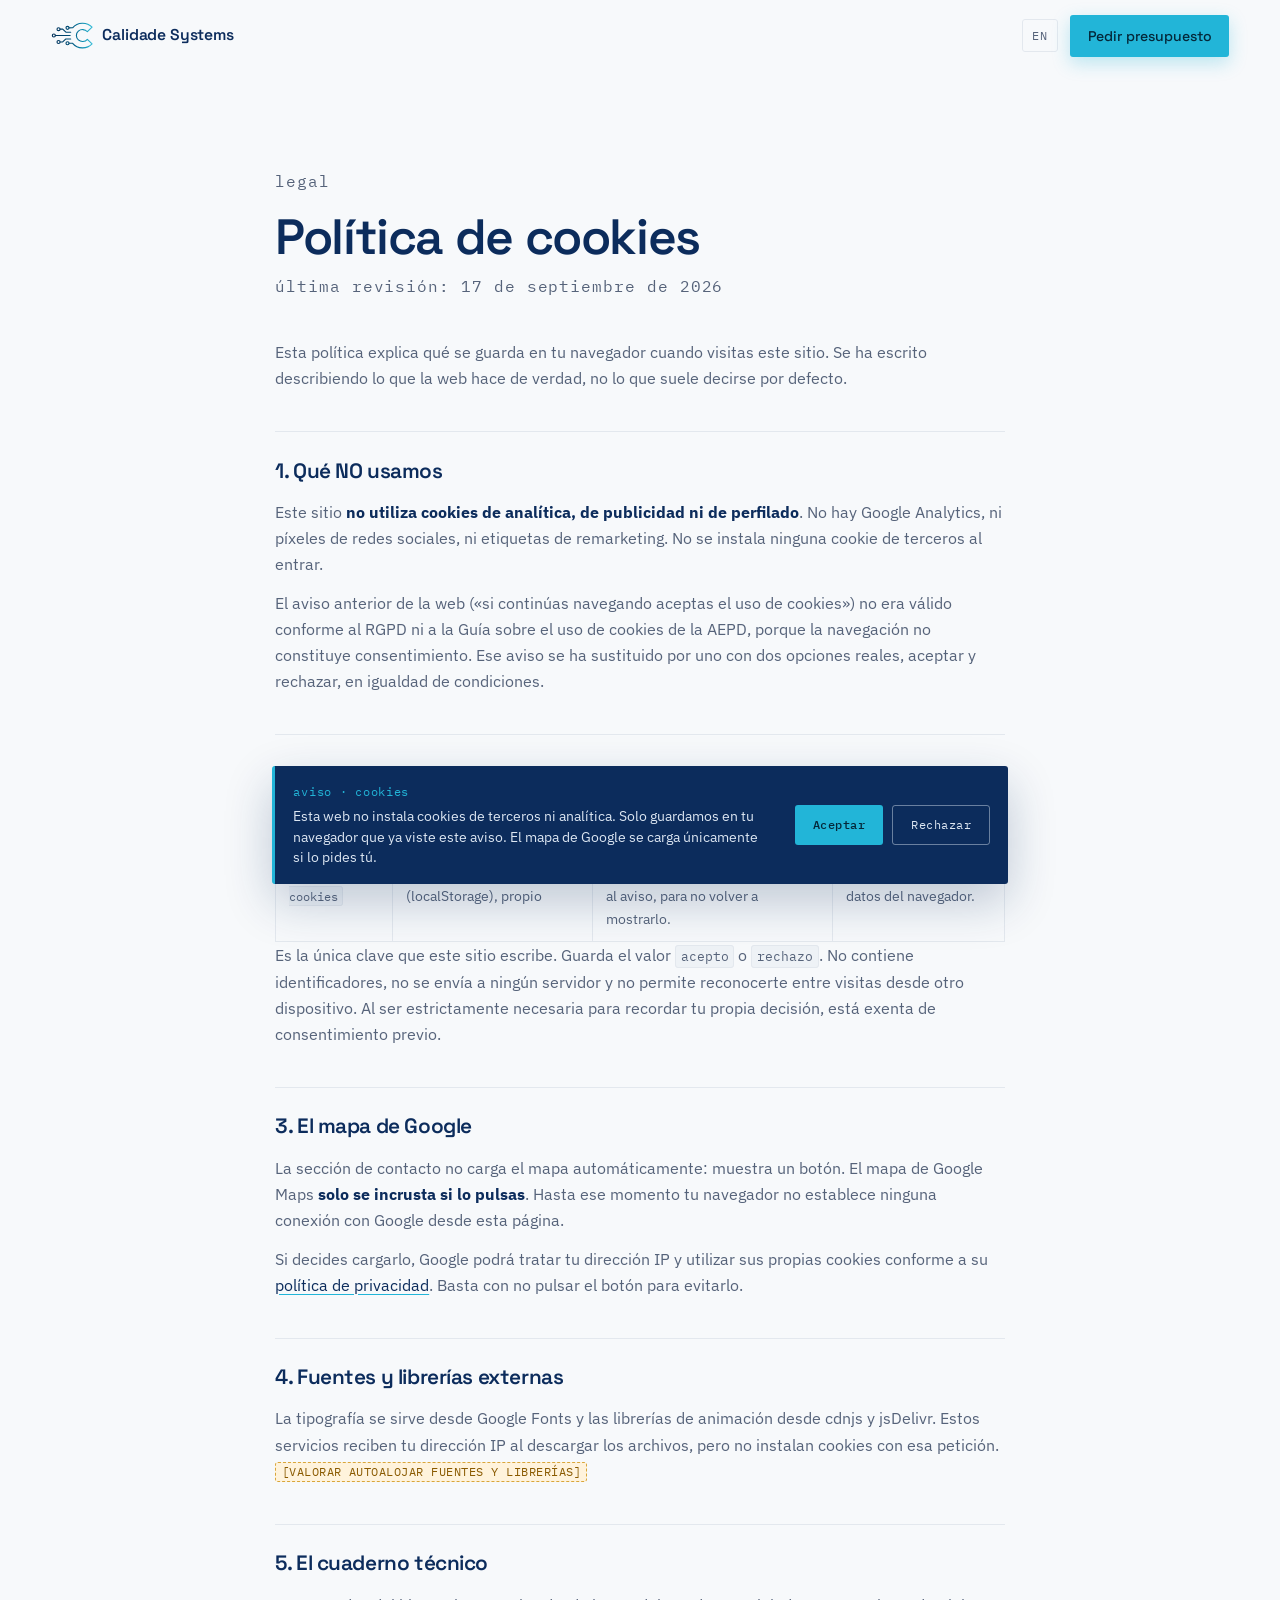
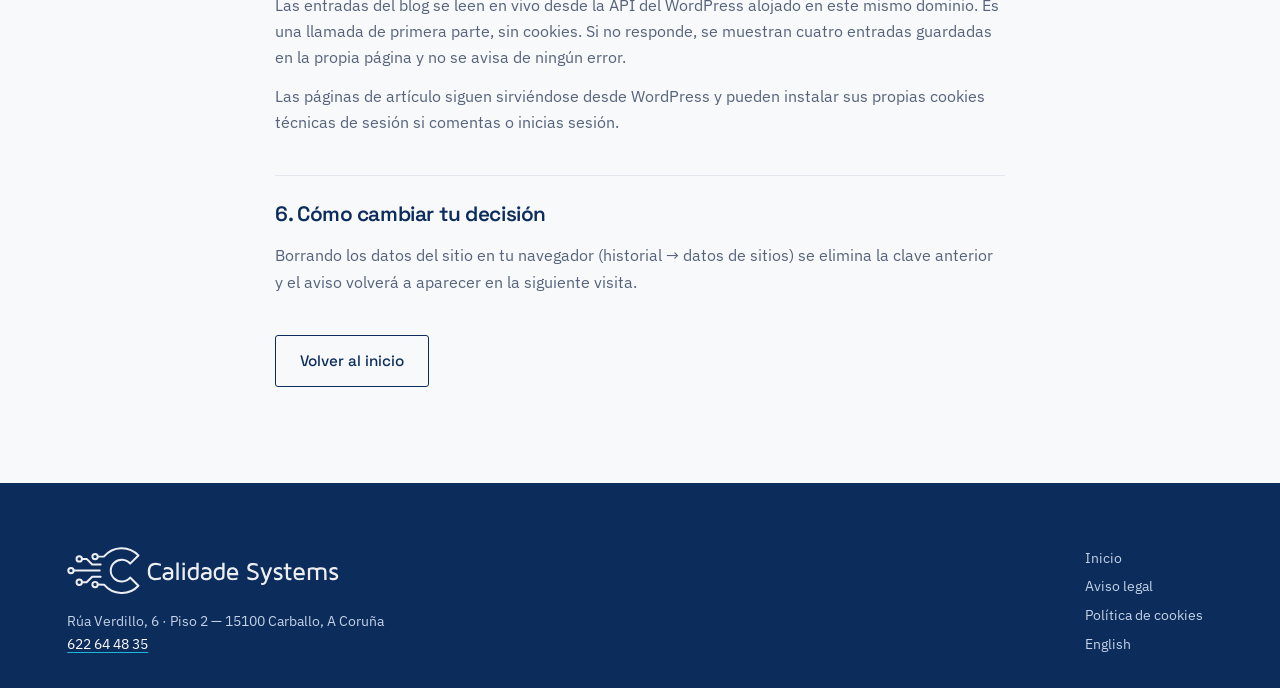
<file: es/politica-de-cookies.html>
<!DOCTYPE html>
<html lang="es">
<head>
<meta charset="UTF-8">
<!-- Copia de vista previa. No debe indexarse: todavia no es la web
     oficial del negocio. Se quita el dia que se publique en su dominio,
     que es donde SI tiene que indexarse. -->
<meta name="robots" content="noindex, nofollow">
<meta name="viewport" content="width=device-width, initial-scale=1.0">
<title>Política de cookies · Calidade Systems</title>
<meta name="description" content="Qué guarda calidade.systems en tu navegador: una sola clave propia, sin analítica ni cookies de terceros, y el mapa solo bajo petición.">
<link rel="canonical" href="https://www.calidade.systems/es/politica-de-cookies.html">
<link rel="alternate" hreflang="es" href="https://www.calidade.systems/es/politica-de-cookies.html">
<link rel="alternate" hreflang="en" href="https://www.calidade.systems/en/cookies-policy.html">
<link rel="alternate" hreflang="x-default" href="https://www.calidade.systems/es/politica-de-cookies.html">
<link rel="icon" href="../assets/img/brand/icon.svg" type="image/svg+xml">
<link rel="icon" href="../assets/img/brand/icon-32.png" type="image/png" sizes="32x32">
<link rel="apple-touch-icon" href="../assets/img/brand/icon-180.png">
<meta name="theme-color" content="#F7F9FB">
<meta name="color-scheme" content="light only">

<link rel="preconnect" href="https://fonts.googleapis.com">
<link rel="preconnect" href="https://fonts.gstatic.com" crossorigin>
<link href="https://fonts.googleapis.com/css2?family=Space+Grotesk:wght@500;600;700&family=IBM+Plex+Sans:wght@400;500;600&family=IBM+Plex+Mono:wght@400;500&display=swap" rel="stylesheet">
<link rel="stylesheet" href="../css/style.css?v=1">
</head>
<body data-lang="es">

<div class="cookie-banner" hidden>
  <div class="cookie-txt">
    <p class="mono cookie-k">aviso &middot; cookies</p>
    <p>Esta web no instala cookies de terceros ni analítica. Solo guardamos en tu navegador que ya viste este aviso. El mapa de Google se carga únicamente si lo pides tú.</p>
  </div>
  <div class="cookie-btns">
    <button class="btn-cookie btn-cookie-si" type="button" data-cookie="acepto">Aceptar</button>
    <button class="btn-cookie btn-cookie-no" type="button" data-cookie="rechazo">Rechazar</button>
  </div>
</div>

<header class="cabecera cabecera-simple pegada">
  <a class="marca" href="./" aria-label="Calidade Systems">
    <img class="marca-simbolo" src="../assets/img/brand/calidade-simbolo.svg" alt="" width="42" height="28">
    <span class="marca-txt">Calidade&nbsp;Systems</span>
  </a>
  <div class="cabecera-fin">
    <a class="idioma" href="../en/cookies-policy.html" hreflang="en" lang="en">EN</a>
    <a class="btn btn-cian btn-nav" href="./#contacto">Pedir presupuesto</a>
  </div>
</header>
<div class="progreso" data-progreso aria-hidden="true">
  <span class="progreso-pista"></span>
  <span class="progreso-nodo"></span>
</div>

<main class="legal">
  <div class="contenedor">
    <p class="etiqueta mono">legal</p>
    <h1 class="titular-2">Política de cookies</h1>
    <p class="legal-fecha mono">última revisión: 17 de septiembre de 2026</p>
    <p>Esta política explica qué se guarda en tu navegador cuando visitas este sitio. Se ha escrito describiendo lo que la web hace de verdad, no lo que suele decirse por defecto.</p>

    <h2>1. Qué NO usamos</h2>
    <p>Este sitio <strong>no utiliza cookies de analítica, de publicidad ni de perfilado</strong>. No hay Google Analytics, ni píxeles de redes sociales, ni etiquetas de remarketing. No se instala ninguna cookie de terceros al entrar.</p>
    <p>El aviso anterior de la web (&laquo;si continúas navegando aceptas el uso de cookies&raquo;) no era válido conforme al RGPD ni a la Guía sobre el uso de cookies de la AEPD, porque la navegación no constituye consentimiento. Ese aviso se ha sustituido por uno con dos opciones reales, aceptar y rechazar, en igualdad de condiciones.</p>

    <h2>2. Qué se guarda</h2>
    <table class="legal-tabla">
      <tr><th>nombre</th><th>tipo</th><th>finalidad</th><th>duración</th></tr>
      <tr>
        <td><code>calidade-cookies</code></td>
        <td>almacenamiento local (localStorage), propio</td>
        <td>Recordar que ya has respondido al aviso, para no volver a mostrarlo.</td>
        <td>Hasta que borres los datos del navegador.</td>
      </tr>
    </table>
    <p>Es la única clave que este sitio escribe. Guarda el valor <code>acepto</code> o <code>rechazo</code>. No contiene identificadores, no se envía a ningún servidor y no permite reconocerte entre visitas desde otro dispositivo. Al ser estrictamente necesaria para recordar tu propia decisión, está exenta de consentimiento previo.</p>

    <h2>3. El mapa de Google</h2>
    <p>La sección de contacto no carga el mapa automáticamente: muestra un botón. El mapa de Google Maps <strong>solo se incrusta si lo pulsas</strong>. Hasta ese momento tu navegador no establece ninguna conexión con Google desde esta página.</p>
    <p>Si decides cargarlo, Google podrá tratar tu dirección IP y utilizar sus propias cookies conforme a su <a href="https://policies.google.com/privacy" rel="noopener" target="_blank">política de privacidad</a>. Basta con no pulsar el botón para evitarlo.</p>

    <h2>4. Fuentes y librerías externas</h2>
    <p>La tipografía se sirve desde Google Fonts y las librerías de animación desde cdnjs y jsDelivr. Estos servicios reciben tu dirección IP al descargar los archivos, pero no instalan cookies con esa petición. <span class="pendiente">[VALORAR AUTOALOJAR FUENTES Y LIBRERÍAS]</span></p>

    <h2>5. El cuaderno técnico</h2>
    <p>Las entradas del blog se leen en vivo desde la API del WordPress alojado en este mismo dominio. Es una llamada de primera parte, sin cookies. Si no responde, se muestran cuatro entradas guardadas en la propia página y no se avisa de ningún error.</p>
    <p>Las páginas de artículo siguen sirviéndose desde WordPress y pueden instalar sus propias cookies técnicas de sesión si comentas o inicias sesión.</p>

    <h2>6. Cómo cambiar tu decisión</h2>
    <p>Borrando los datos del sitio en tu navegador (historial &rarr; datos de sitios) se elimina la clave anterior y el aviso volverá a aparecer en la siguiente visita.</p>

    <a class="btn btn-linea legal-volver" href="./">Volver al inicio</a>
  </div>
</main>

<footer class="pie">
  <div class="contenedor pie-grid">
    <div class="pie-marca">
      <img src="../assets/img/brand/calidade-logo.svg" alt="Calidade Systems" width="300" height="52">
      <p>R&uacute;a Verdillo, 6 &middot; Piso 2 &mdash; 15100 Carballo, A Coru&ntilde;a<br><a href="tel:+34622644835">622 64 48 35</a></p>
    </div>
    <nav class="pie-nav" aria-label="Pie">
      <a href="./">Inicio</a>
      <a href="aviso-legal.html">Aviso legal</a>
      <a href="politica-de-cookies.html">Política de cookies</a>
      <a href="../en/cookies-policy.html" hreflang="en" lang="en">English</a>
    </nav>
  </div>
</footer>

<script src="../js/main.js?v=1"></script>
</body>
</html>
</file>
<file: css/style.css>
@charset "UTF-8";
/* =========================================================================
   Calidade Systems · Carballo — «Traza»
   Ingeniería limpia sobre fondo claro. La «C» del logo es una pista de
   circuito, así que la página entera se enruta: pistas ortogonales en el
   margen izquierdo, giros de 90° y 45°, vías y pads que se encienden.

   Modo claro siempre. No hay variante oscura y no se ofrece.
   ========================================================================= */

:root {
  /* paleta de marca (medida sobre el archivo original del logotipo) */
  --blanco:      #F7F9FB;   /* blanco técnico, base */
  --placa:       #E3E8EE;   /* gris claro de placa: rejilla y separadores */
  --placa-2:     #EEF2F6;
  --marino:      #0C2C5C;   /* texto y bloques */
  --marino-log:  #002D56;   /* el marino exacto del archivo del logo */
  --marino-alto: #123C77;
  --cian:        #22B5D8;   /* acento de señal */
  --cian-osc:    #0B6E8C;   /* el cian legible sobre blanco (texto/enlaces) */
  --gris:        #8A8D91;
  --gris-txt:    #56637A;
  --blanco-puro: #FFFFFF;

  --nav-h: 4.5rem;
  --riel: 5.5rem;              /* ancho del canal de la pista, escritorio */
  --gutter: clamp(1.25rem, 4vw, 3.5rem);
  --ancho: 78rem;
  --radio: 3px;                /* esquinas de placa: casi rectas */

  --sans: "IBM Plex Sans", system-ui, -apple-system, "Segoe UI", sans-serif;
  --titulo: "Space Grotesk", "IBM Plex Sans", system-ui, sans-serif;
  --mono: "IBM Plex Mono", ui-monospace, "SFMono-Regular", Menlo, monospace;
}

* { margin: 0; padding: 0; box-sizing: border-box; }

html {
  font-size: 100%;
  -webkit-text-size-adjust: 100%;
  scroll-behavior: smooth;
  color-scheme: light only;
}
html.lenis, html.lenis body { height: auto; }
.lenis.lenis-smooth { scroll-behavior: auto !important; }

body {
  background: var(--blanco);
  color: var(--marino);
  font-family: var(--sans);
  font-size: clamp(1rem, 0.95rem + 0.2vw, 1.0625rem);
  line-height: 1.6;
  overflow-x: hidden;
  -webkit-font-smoothing: antialiased;
}

img, svg { display: block; max-width: 100%; }
a { color: inherit; }
button { font: inherit; color: inherit; background: none; border: 0; cursor: pointer; }
input, textarea { font: inherit; color: inherit; }

.mono {
  font-family: var(--mono);
  font-size: 0.75rem;
  letter-spacing: 0.06em;
  text-transform: lowercase;
  font-variant-numeric: tabular-nums;
}
.contenedor { width: 100%; max-width: var(--ancho); margin-inline: auto; padding-inline: var(--gutter); }

.pendiente {
  font-family: var(--mono);
  font-size: 0.78em;
  letter-spacing: 0.04em;
  color: #8A5A00;
  background: #FFF3DC;
  border: 1px dashed #D9A63A;
  border-radius: var(--radio);
  padding: 0.1em 0.45em;
  white-space: normal;
}

.salto {
  position: fixed; top: -100px; left: 1rem; z-index: 300;
  background: var(--marino); color: var(--blanco);
  padding: 0.7rem 1.1rem; border-radius: var(--radio);
  transition: top 0.18s ease;
}
.salto:focus { top: 1rem; }

:focus-visible { outline: 2px solid var(--cian-osc); outline-offset: 3px; }

/* ---------------------------------------------------------------- avisos */
.cookie-banner {
  position: fixed; inset: auto 1rem 1rem 1rem; z-index: 200;
  max-width: 46rem; margin-inline: auto;
  background: var(--marino); color: #DCE6F2;
  border-radius: var(--radio);
  border-left: 3px solid var(--cian);
  padding: 1rem 1.15rem;
  box-shadow: 0 18px 48px rgba(12, 44, 92, 0.24);
  display: grid; gap: 0.85rem;
}
/* [hidden] tiene que ganar: nada de display:flex suelto en esta clase */
.cookie-banner[hidden] { display: none; }
@media (min-width: 46rem) {
  .cookie-banner:not([hidden]) { grid-template-columns: 1fr auto; align-items: center; gap: 1.5rem; }
}
.cookie-k { color: var(--cian); margin-bottom: 0.3rem; }
.cookie-txt p:last-child { font-size: 0.86rem; line-height: 1.5; }
.cookie-btns { display: flex; gap: 0.6rem; }
.btn-cookie {
  font-family: var(--mono); font-size: 0.78rem; letter-spacing: 0.04em;
  padding: 0.55rem 1.1rem; border-radius: var(--radio); white-space: nowrap;
  transition: background 0.18s ease, color 0.18s ease;
}
.btn-cookie-si { background: var(--cian); color: #04283A; font-weight: 500; }
.btn-cookie-si:hover { background: #4CCBEA; }
.btn-cookie-no { border: 1px solid rgba(220, 230, 242, 0.45); color: #DCE6F2; }
.btn-cookie-no:hover { border-color: #DCE6F2; background: rgba(255,255,255,0.06); }

/* ======================================================================
   Cortina de entrada (preloader)
   Barrido de senal: una linea cian recorre el panel de arriba abajo una
   sola vez, el simbolo se enciende y el wordmark se descubre. Sale en
   BANDAS DIAGONALES (columnas con skew) que suben escalonadas, como un
   barrido por la pista.
   A proposito no dibuja trazas: eso ya lo hace el hero y repetirlo le
   restaria.
   Los estados «vacios» viven bajo html.has-motion: sin GSAP la cortina se
   retira al instante y nadie ve un panel a medias.
   Ojo: .cortina usa display:grid, asi que [hidden] necesita su regla.
   ====================================================================== */
/* sin fondo propio: el color lo ponen las bandas. Si el panel tuviera
   fondo, al subir las bandas se destaparia el panel y no la pagina. */
.cortina { position: fixed; inset: 0; z-index: 400; display: grid; place-items: center; overflow: hidden; }
.cortina[hidden] { display: none; }
html.cortina-puesta { overflow: hidden; }

/* las bandas se pasan de ancho y van sesgadas: al subir, el corte que
   deja cada una es diagonal, no recto */
.cortina-bandas { position: absolute; top: -6%; bottom: -6%; left: -12%; right: -12%; display: flex; }
.cortina-banda {
  flex: 1 1 0;
  background: linear-gradient(180deg, var(--marino-alto) 0%, var(--marino) 55%, #071E42 100%);
  transform: skewX(-11deg);
  border-left: 1px solid rgba(34,181,216,.07);
  will-change: transform;
}

.cortina-centro { position: relative; display: grid; justify-items: center; gap: 1.3rem; padding: 0 1.5rem; text-align: center; }
.cortina-simbolo { width: min(52vw, 20rem); height: auto; }
.cortina-barrido { display: block; width: min(46vw, 260px); height: 2px; background: linear-gradient(90deg, transparent, var(--cian), transparent); box-shadow: 0 0 14px rgba(34,181,216,.6); transform-origin: 50% 50%; }
.cortina-pie { font-family: var(--mono, ui-monospace, monospace); font-size: .68rem; letter-spacing: .28em; text-transform: uppercase; color: rgba(247,249,251,.55); }

html.has-motion .cortina-simbolo { opacity: 0; transform: scale(.94); }
html.has-motion .cortina-barrido { transform: scaleX(0); }
html.has-motion .cortina-pie { opacity: 0; }

/* con movimiento reducido no debe verse ni un fotograma */
@media (prefers-reduced-motion: reduce) { .cortina { display: none; } }

/* ------------------------------------------------------------- cabecera */
.cabecera {
  position: fixed; top: 0; left: 0; right: 0; z-index: 150;
  height: var(--nav-h);
  display: flex; align-items: center; gap: 1.5rem;
  padding-inline: var(--gutter);
  background: rgba(247, 249, 251, 0);
  border-bottom: 1px solid transparent;
  transition: background 0.3s ease, border-color 0.3s ease, backdrop-filter 0.3s ease;
}
.cabecera.pegada {
  background: rgba(247, 249, 251, 0.88);
  backdrop-filter: blur(10px);
  border-bottom-color: var(--placa);
}
.marca { display: flex; align-items: center; gap: 0.6rem; text-decoration: none; flex: 0 0 auto; }
.marca-simbolo { width: 2.6rem; height: auto; }
.marca-txt {
  font-family: var(--titulo); font-weight: 600; font-size: 0.98rem;
  letter-spacing: -0.01em; color: var(--marino);
}
.nav { display: none; gap: 1.4rem; margin-inline: auto; }
.nav a {
  text-decoration: none; font-size: 0.9rem; font-weight: 500;
  color: var(--gris-txt); position: relative; padding-block: 0.3rem;
  transition: color 0.2s ease;
}
.nav a::after {
  content: ""; position: absolute; left: 0; right: 100%; bottom: 0;
  height: 2px; background: var(--cian); transition: right 0.26s ease;
}
.nav a:hover { color: var(--marino); }
.nav a:hover::after { right: 0; }
.cabecera-fin { display: flex; align-items: center; gap: 0.75rem; margin-left: auto; }
.idioma {
  font-family: var(--mono); font-size: 0.75rem; letter-spacing: 0.08em;
  text-decoration: none; color: var(--gris-txt);
  border: 1px solid var(--placa); border-radius: var(--radio);
  padding: 0.35rem 0.55rem; transition: border-color 0.2s ease, color 0.2s ease;
}
.idioma:hover { border-color: var(--cian); color: var(--marino); }
@media (min-width: 62rem) {
  .nav { display: flex; }
  .cabecera-fin { margin-left: 0; }
}
/* cabecera sin navegacion (paginas legales): el grupo de la derecha
   necesita recuperar el margen automatico que le quita la regla de arriba */
.cabecera-simple .cabecera-fin { margin-left: auto; }

.nav-toggle {
  width: 2.6rem; height: 2.6rem; display: grid; place-content: center; gap: 5px;
  border: 1px solid var(--placa); border-radius: var(--radio);
  background: rgba(255,255,255,0.7);
}
.nav-toggle span { display: block; width: 18px; height: 2px; background: var(--marino); }
.nav-toggle[aria-expanded="true"] span:first-child { transform: translateY(3.5px) rotate(45deg); }
.nav-toggle[aria-expanded="true"] span:last-child { transform: translateY(-3.5px) rotate(-45deg); }
.nav-toggle span { transition: transform 0.2s ease; }
@media (min-width: 62rem) { .nav-toggle { display: none; } }

.nav-movil {
  position: fixed; top: var(--nav-h); left: 0; right: 0; z-index: 149;
  background: var(--blanco); border-bottom: 1px solid var(--placa);
  padding: 1rem var(--gutter) 1.4rem;
  display: grid; gap: 0.1rem;
  box-shadow: 0 16px 34px rgba(12,44,92,0.08);
}
.nav-movil[hidden] { display: none; }
.nav-movil a {
  text-decoration: none; font-family: var(--titulo); font-weight: 500;
  font-size: 1.25rem; padding: 0.55rem 0;
  border-bottom: 1px solid var(--placa-2);
}
.nav-movil a:last-child { border-bottom: 0; color: var(--gris-txt); font-size: 1rem; }

/* ------------------------------------------------- mapa de la placa
   El avance del recorrido, en el idioma del sitio: un riel vertical con un
   pad por seccion. El cobre sube, los pads que ya han pasado se encienden y
   un nodo viaja por delante. Al acercar el raton salen las etiquetas y se
   puede saltar a cualquier seccion.
   En movil no cabe: alli queda la pista fina bajo la cabecera. */
.recorrido {
  position: fixed; right: clamp(0.9rem, 1.8vw, 1.9rem); top: 50%;
  z-index: 140; display: none;
  transform: translateY(-50%);
  opacity: 0; visibility: hidden;
  transition: opacity 0.45s ease, visibility 0.45s;
}
.recorrido.visible { opacity: 1; visibility: visible; }
@media (min-width: 62rem) { .recorrido { display: block; } }

.recorrido-riel {
  position: relative;
  width: 2px; height: min(46vh, 25rem);
  background: var(--placa); border-radius: 2px;
}
.recorrido-cobre {
  position: absolute; left: 0; top: 0; width: 100%; height: 100%;
  background: linear-gradient(180deg, var(--marino), var(--cian));
  transform: scaleY(var(--recorrido, 0));
  transform-origin: top center;
  border-radius: 2px;
}
.recorrido-punto {
  position: absolute; left: 50%;
  width: 26px; height: 26px; padding: 0;
  transform: translate(-50%, -50%);
  display: grid; place-items: center;
  background: none; border: 0;
}
.recorrido-pad {
  width: 7px; height: 7px; border-radius: 50%;
  background: var(--blanco); border: 2px solid #B9C6D6;
  transition: background 0.35s ease, border-color 0.35s ease,
              width 0.3s cubic-bezier(0.22, 1, 0.36, 1),
              height 0.3s cubic-bezier(0.22, 1, 0.36, 1);
}
.recorrido-punto.pasado .recorrido-pad { background: var(--cian); border-color: var(--cian); }
.recorrido-punto.activo .recorrido-pad {
  width: 11px; height: 11px;
  background: var(--cian); border-color: var(--cian);
  box-shadow: 0 0 0 4px rgba(34, 181, 216, 0.16);
}
.recorrido-et {
  position: absolute; right: calc(100% + 0.45rem); top: 50%;
  transform: translateY(-50%) translateX(0.4rem);
  white-space: nowrap; color: var(--gris-txt);
  background: rgba(247, 249, 251, 0.92);
  border: 1px solid var(--placa); border-radius: var(--radio);
  padding: 0.2rem 0.5rem;
  opacity: 0; pointer-events: none;
  transition: opacity 0.26s ease, transform 0.26s cubic-bezier(0.22, 1, 0.36, 1);
}
.recorrido:hover .recorrido-et,
.recorrido-punto:focus-visible .recorrido-et,
.recorrido-punto.activo .recorrido-et { opacity: 1; transform: translateY(-50%) translateX(0); }
.recorrido-punto.activo .recorrido-et { color: var(--marino); border-color: var(--cian); }
.recorrido-nodo {
  position: absolute; left: 50%; top: calc(var(--recorrido, 0) * 100%);
  width: 9px; height: 9px; border-radius: 50%;
  background: var(--cian);
  transform: translate(-50%, -50%);
  box-shadow: 0 0 0 5px rgba(34, 181, 216, 0.14);
  pointer-events: none;
}

/* ------------------------------------------------- avance del recorrido
   La pista fina bajo la cabecera. En escritorio manda el mapa de la placa,
   asi que aqui solo queda para pantallas estrechas. Se dibuja con
   transform:scaleX, no con stroke-dasharray sobre un viewBox estirado: una
   barra recta deformada de forma no uniforme rompe el dasharray. */
.progreso {
  position: fixed;
  top: calc(var(--nav-h) - 2px); left: 0; right: 0;
  height: 2px; z-index: 151; pointer-events: none;
  opacity: 0; transition: opacity 0.3s ease;
}
.progreso.visible { opacity: 1; }
@media (min-width: 62rem) { .progreso { display: none; } }
.progreso-pista {
  display: block; height: 100%;
  background: linear-gradient(90deg, var(--marino), var(--cian));
  transform: scaleX(var(--progreso, 0));
  transform-origin: left center;
}
.progreso-nodo {
  position: absolute; top: 50%;
  /* el recorrido se descuenta el ancho del propio nodo: asi no se sale del
     viewport ni al 0 % ni al 100 % (nada de translate(-50%)) */
  left: calc(var(--progreso, 0) * (100% - 7px));
  width: 7px; height: 7px; border-radius: 50%;
  background: var(--cian);
  box-shadow: 0 0 0 3px rgba(34, 181, 216, 0.2);
  transform: translateY(-50%);
}
.progreso-cifra {
  color: var(--gris-txt);
  font-variant-numeric: tabular-nums;
  letter-spacing: 0.08em;
  display: none;
}
@media (min-width: 62rem) { .progreso-cifra { display: inline; } }

/* --------------------------------------------------------------- botones */
.btn {
  display: inline-flex; align-items: center; justify-content: center; gap: 0.5rem;
  font-family: var(--titulo); font-weight: 500; font-size: 0.95rem;
  padding: 0.8rem 1.5rem; border-radius: var(--radio);
  text-decoration: none; white-space: nowrap;
  transition: background 0.2s ease, color 0.2s ease, border-color 0.2s ease, box-shadow 0.2s ease;
  will-change: transform;
}
.btn-cian {
  background: var(--cian); color: #04283A;
  box-shadow: 0 6px 18px rgba(34, 181, 216, 0.28);
}
.btn-cian:hover { background: #3CC6E6; box-shadow: 0 8px 24px rgba(34, 181, 216, 0.4); }
.btn-linea { border: 1px solid var(--marino); color: var(--marino); }
.btn-linea:hover { background: var(--marino); color: var(--blanco); }
.btn-ancho { width: 100%; }
/* el CTA de la cabecera solo existe en escritorio; va aqui, despues de
   .btn, o el display:inline-flex de .btn le gana por orden. */
.btn-nav { display: none; padding: 0.6rem 1.1rem; font-size: 0.88rem; }
@media (min-width: 62rem) { .btn-nav { display: inline-flex; } }

/* ------------------------------------------------------------------ hero */
.hero {
  position: relative;
  min-height: 100svh;
  padding: calc(var(--nav-h) + clamp(2rem, 6vh, 5rem)) var(--gutter) 5.5rem;
  display: grid; align-content: center; gap: clamp(2rem, 5vw, 4rem);
  max-width: var(--ancho); margin-inline: auto;
}
.rejilla {
  position: absolute; inset: 0; z-index: -1;
  background-image: radial-gradient(circle at 1px 1px, rgba(12, 44, 92, 0.13) 1px, transparent 0);
  background-size: 26px 26px;
  -webkit-mask-image: radial-gradient(ellipse 85% 75% at 50% 42%, #000 35%, transparent 100%);
          mask-image: radial-gradient(ellipse 85% 75% at 50% 42%, #000 35%, transparent 100%);
}
.hero-marca { display: grid; justify-items: start; gap: clamp(1rem, 2.5vw, 1.8rem); }
.marca-trazo { width: clamp(15rem, 34vw, 25rem); height: auto; overflow: visible; }
.marca-palabra { width: clamp(13rem, 30vw, 22rem); height: auto; }

.etiqueta { color: var(--cian-osc); margin-bottom: 1rem; text-transform: none; }
.titular {
  font-family: var(--titulo); font-weight: 600;
  font-size: clamp(2.1rem, 1.2rem + 4.4vw, 4.4rem);
  line-height: 1.04; letter-spacing: -0.032em;
  text-wrap: balance;
}
.lema {
  font-family: var(--titulo); font-weight: 500;
  font-size: clamp(1.05rem, 0.95rem + 0.7vw, 1.4rem);
  color: var(--cian-osc); margin-top: 1rem; line-height: 1.35;
}
.lema-nota { margin-top: 0.6rem; }
.hero-sub { margin-top: 1rem; max-width: 34rem; color: var(--gris-txt); }
.hero-ctas { display: flex; flex-wrap: wrap; gap: 0.8rem; margin-top: 2rem; }

.consola {
  display: flex; align-items: center; flex-wrap: wrap; gap: 0.6rem;
  background: var(--blanco-puro);
  border: 1px solid var(--placa);
  border-left: 3px solid var(--cian);
  border-radius: var(--radio);
  padding: 0.7rem 1rem;
  color: var(--gris-txt);
  text-transform: none;
  box-shadow: 0 2px 12px rgba(12, 44, 92, 0.04);
}
.consola-led {
  width: 7px; height: 7px; border-radius: 50%; background: var(--cian);
  box-shadow: 0 0 0 3px rgba(34, 181, 216, 0.18);
  flex: 0 0 auto;
}
.consola-sep { color: var(--placa); }
.reloj { color: var(--marino); font-weight: 500; }

@media (min-width: 62rem) {
  .hero {
    grid-template-columns: 1.05fr 1fr;
    grid-template-areas: "txt marca" "consola consola";
    align-items: center;
    gap: clamp(2rem, 4vw, 4.5rem) clamp(2rem, 5vw, 5rem);
  }
  .hero-txt { grid-area: txt; }
  .hero-marca { grid-area: marca; justify-items: center; }
  .consola { grid-area: consola; justify-self: start; }
}

/* ------------------------------------------------------------ marquesina */
.marquesina {
  border-block: 1px solid var(--placa);
  background: var(--blanco-puro);
  overflow: hidden;
  padding-block: 0.85rem;
}
.marquesina-pista { display: flex; width: max-content; will-change: transform; }
.marquesina-grupo {
  display: flex; align-items: center; gap: 1.6rem;
  padding-right: 1.6rem;
  font-family: var(--mono); font-size: 0.76rem; letter-spacing: 0.1em;
  text-transform: uppercase; color: var(--gris-txt); white-space: nowrap;
}
.marquesina-grupo b { color: var(--cian); font-weight: 400; }

/* --------------------------------------------------- pistas de secciones */
.servicios, .monitor, .peritaje, .clientes, .blog, .contacto { position: relative; }
.traza-caja { position: absolute; inset: 0; pointer-events: none; z-index: 0; overflow: hidden; }
.traza-caja svg { position: absolute; top: 0; left: 0; overflow: visible; }
/* la serigrafía: el canal impreso, siempre presente pero casi mudo */
.traza-guia  { fill: none; stroke: var(--placa); stroke-width: 2; stroke-linecap: round; stroke-linejoin: round; }
/* el cobre: lo que se enruta al bajar */
.traza-linea { fill: none; stroke: #9AAEC8; stroke-width: 2; stroke-linecap: round; stroke-linejoin: round; }
.traza-rama  { fill: none; stroke: #9AAEC8; stroke-width: 2; stroke-linecap: round; stroke-linejoin: round; }
.traza-pad   { fill: var(--blanco); stroke: #9AAEC8; stroke-width: 2; }
.traza-via   { fill: var(--blanco); stroke: #9AAEC8; stroke-width: 2; }
.traza-caja .encendido.traza-pad { fill: var(--cian); stroke: var(--cian); }
.traza-caja .encendido.traza-rama { stroke: var(--cian); }
.traza-pad, .traza-rama { transition: fill 0.45s ease, stroke 0.45s ease; }

.contenedor, .stack-zona, .seccion-cab { position: relative; z-index: 1; }

/* ---------------------------------------------------------- cabeceras 2 */
.seccion-cab { max-width: 46rem; }
.seccion-cab-centro { margin-inline: auto; text-align: center; }
.titular-2 {
  font-family: var(--titulo); font-weight: 600;
  font-size: clamp(1.75rem, 1.15rem + 2.6vw, 3.1rem);
  line-height: 1.08; letter-spacing: -0.028em;
  text-wrap: balance;
}
.seccion-txt { margin-top: 1.2rem; color: var(--gris-txt); max-width: 42rem; }
.seccion-cab-centro .seccion-txt { margin-inline: auto; }
.dato {
  font-size: 0.95em; color: var(--marino); font-weight: 500;
  text-transform: none; letter-spacing: 0.02em;
  border-bottom: 2px solid var(--cian); padding-bottom: 1px;
  white-space: nowrap;
}

/* ------------------------------------------------- servicios: pila nodos */
.servicios { padding-block: clamp(4rem, 9vw, 7rem) clamp(1.5rem, 3vw, 3rem); }
.stack-zona {
  width: 100%; max-width: var(--ancho); margin-inline: auto;
  padding-inline: var(--gutter);
  margin-top: clamp(2.5rem, 6vw, 4.5rem);
  display: grid; grid-template-columns: 2.25rem minmax(0, 1fr); gap: 0.75rem;
}
@media (min-width: 62rem) {
  .stack-zona { grid-template-columns: var(--riel) minmax(0, 1fr); gap: 2rem; }
}
.bus { position: sticky; top: calc(var(--nav-h) + 1.5rem); align-self: start; }
.bus-svg { overflow: visible; }
.bus-linea { fill: none; stroke: var(--placa); stroke-width: 2; }
.bus-cobre { fill: none; stroke: #9AAEC8; stroke-width: 2; }
.bus-avance { fill: none; stroke: var(--cian); stroke-width: 2; }
.bus-pad { fill: var(--blanco); stroke: #9AAEC8; stroke-width: 2; transition: fill 0.35s ease, stroke 0.35s ease; }
.bus-pad.encendido { fill: var(--cian); stroke: var(--cian); }
.bus-stub { stroke: var(--cian); stroke-width: 2; opacity: 0; transition: opacity 0.35s ease; }
.bus-stub.encendido { opacity: 1; }

.stack { list-style: none; }
.stack-item {
  position: sticky;
  top: calc(var(--nav-h) + 1.5rem);
  margin-bottom: 38vh;
}
/* Dos cosas que hay que dejar exactamente asi:

   1. El recorrido del ultimo pegajoso tiene que ser CONTENIDO. El margen del
      ultimo hijo no sirve: el bloque contenedor crece con el, asi que su borde
      inferior no se aleja y la tarjeta se despega en el mismo frame en que
      llega. De ahi el ::after.

   2. TODAS las tarjetas llevan el mismo margen, tambien la ultima. La
      restriccion del pegajoso se aplica sobre la CAJA DE MARGEN: si a la
      ultima se le quita el margen, su caja es 38vh mas corta que la de las
      demas y se sueltan escalonadas. Las de atras salen antes, suben por
      delante de la activa y se ven asomar por arriba. Con el margen igualado
      se sueltan todas en el mismo pixel de scroll. */
.stack::after { content: ""; display: block; height: 38vh; }

.nodo-tarjeta {
  background: var(--blanco-puro);
  border: 1px solid var(--placa);
  border-radius: var(--radio);
  box-shadow: 0 10px 34px rgba(12, 44, 92, 0.06);
  min-height: clamp(16rem, 40vh, 23rem);
  overflow: hidden;
  display: grid; align-items: stretch;
  grid-template-columns: minmax(0, 1fr);
  transform-origin: 50% 0%;
  will-change: transform;
}
.nodo-cuerpo { padding: clamp(1.4rem, 3.5vw, 2.6rem); align-self: center; }
@media (min-width: 46rem) {
  .nodo-tarjeta { grid-template-columns: minmax(0, 1fr) clamp(13rem, 24vw, 20rem); }
}
.nodo-id { color: var(--cian-osc); margin-bottom: 0.9rem; }
.nodo-tarjeta h3 {
  font-family: var(--titulo); font-weight: 600;
  font-size: clamp(1.35rem, 1rem + 1.5vw, 2.05rem);
  line-height: 1.12; letter-spacing: -0.022em;
}
.nodo-cuerpo > p:not(.nodo-id):not(.nodo-mas) {
  margin-top: 0.9rem; color: var(--gris-txt); max-width: 34rem;
  font-size: clamp(1rem, 0.96rem + 0.3vw, 1.12rem);
}
.nodo-mas { margin-top: 1.4rem; }
.nodo-mas a {
  font-family: var(--mono); font-size: 0.78rem; letter-spacing: 0.04em;
  color: var(--cian-osc); text-decoration: none;
  border-bottom: 1px solid rgba(11, 110, 140, 0.3); padding-bottom: 2px;
}
.nodo-mas a:hover { border-bottom-color: var(--cian-osc); }
.nodo-foto { background: var(--placa-2); border-left: 1px solid var(--placa); margin: 0; min-height: 11rem; }
.nodo-foto img { width: 100%; height: 100%; object-fit: cover; }
@media (max-width: 45.99rem) { .nodo-foto img { aspect-ratio: 16 / 9; } }

/* la miniatura de placa: los nueve pads, con el de esta tarjeta encendido */
.nodo-placa {
  margin: 0; border-left: 1px solid var(--placa);
  background:
    radial-gradient(circle at 1px 1px, rgba(12, 44, 92, 0.09) 1px, transparent 0) 0 0 / 18px 18px,
    var(--blanco);
  display: grid; place-items: center; padding: 1.5rem; min-height: 11rem;
}
.nodo-placa svg { width: 100%; max-width: 14rem; height: auto; }
.placa-pista { fill: none; stroke: #C6D2E1; stroke-width: 3; stroke-linecap: round; stroke-linejoin: round; }
.placa-pista.activa { stroke: var(--cian); }
.placa-fina { stroke: #DCE4EE; stroke-width: 2.5; }
.placa-pad { fill: var(--blanco-puro); stroke: #C6D2E1; stroke-width: 3; }
.placa-pad.activo { fill: var(--cian); stroke: var(--cian); }
.placa-halo { fill: var(--cian); opacity: 0.14; }

/* ------------------------------------------------------- monitorización */
.monitor { padding-block: clamp(3rem, 8vw, 6rem); }
.monitor-grid { display: grid; gap: clamp(2.2rem, 5vw, 4rem); align-items: center; }
@media (min-width: 62rem) { .monitor-grid { grid-template-columns: 1fr 1fr; } }
.cita-grande { margin: 1.5rem 0 1.8rem; }
.cita-grande p {
  font-family: var(--titulo); font-weight: 600;
  font-size: clamp(2rem, 1.2rem + 3.4vw, 3.6rem);
  line-height: 1.03; letter-spacing: -0.032em;
  text-wrap: balance;
}
.cita-grande p::before { content: "«"; color: var(--cian); font-size: 0.55em; vertical-align: 0.22em; }
.cita-grande p::after { content: "»"; color: var(--cian); font-size: 0.55em; vertical-align: 0.22em; }
.cita-grande footer {
  margin-top: 1rem; font-family: var(--mono); font-size: 0.78rem;
  letter-spacing: 0.05em; color: var(--gris-txt);
}
.cita-grande cite { font-style: normal; }
.cifras { margin-top: 2rem; display: grid; gap: 0; border-top: 1px solid var(--placa); }
.cifras > div {
  display: grid; grid-template-columns: 6.5rem 1fr; gap: 1rem; align-items: baseline;
  padding: 0.9rem 0; border-bottom: 1px solid var(--placa);
}
.cifras dt { font-family: var(--mono); font-size: 0.95rem; color: var(--cian-osc); font-weight: 500; }
.cifras dd { color: var(--gris-txt); font-size: 0.95rem; }
.cifras em { font-style: normal; color: var(--marino); font-weight: 600; }
.nota-pendiente { margin-top: 1.5rem; font-size: 0.86rem; color: var(--gris-txt); line-height: 1.55; }

.monitor-foto { position: relative; }
.monitor-foto > img { width: 100%; border-radius: var(--radio); border: 1px solid var(--placa); }
.latido {
  position: absolute; left: 0.85rem; bottom: 0.85rem;
  display: flex; align-items: center; gap: 0.6rem;
  background: var(--blanco-puro); border: 1px solid var(--placa);
  border-radius: var(--radio); padding: 0.45rem 0.9rem 0.45rem 0.4rem;
  box-shadow: 0 8px 22px rgba(12, 44, 92, 0.1);
}
.latido span { color: var(--gris-txt); white-space: nowrap; }
.latido svg { width: 5rem; height: auto; }
.credito {
  margin-top: 0.7rem; color: var(--gris); font-size: 0.68rem;
  letter-spacing: 0.04em; text-transform: none;
}

/* ------------------------------------------------------------- peritaje */
.peritaje { padding-block: clamp(3.5rem, 9vw, 7rem); background: var(--blanco-puro); border-block: 1px solid var(--placa); }
.expediente {
  max-width: 50rem; margin: clamp(2rem, 5vw, 3.5rem) auto 0;
  border: 1px solid var(--placa); border-radius: var(--radio);
  background: var(--blanco);
}
.expediente-fila {
  display: grid; grid-template-columns: 1fr; gap: 0.25rem;
  padding: 1rem clamp(1rem, 3vw, 1.8rem);
  border-bottom: 1px solid var(--placa);
}
.expediente-fila:last-child { border-bottom: 0; }
@media (min-width: 40rem) {
  .expediente-fila { grid-template-columns: 9rem 1fr; gap: 1.5rem; align-items: baseline; }
}
.expediente-k { color: var(--cian-osc); }
.expediente-v { font-size: 1.02rem; }
.expediente-v a { color: var(--marino); text-decoration-color: var(--cian); text-underline-offset: 3px; }
.peritaje-pie {
  max-width: 50rem; margin: 1.5rem auto 0; text-align: center;
  font-size: 0.86rem; color: var(--gris-txt);
}

/* ------------------------------------------------------------- clientes */
.clientes { padding-block: clamp(3rem, 8vw, 6rem); }
.valoracion { display: flex; align-items: center; flex-wrap: wrap; gap: 0.6rem; margin-top: 1.4rem; }
.estrellas { display: inline-flex; gap: 2px; }
.estrellas svg { width: 1.05rem; height: 1.05rem; }
.estrellas .fondo { fill: var(--placa); }
.estrellas .relleno { fill: var(--cian); }
.valoracion-sep { color: var(--placa); }
.valoracion-fuente { font-size: 0.85rem; color: var(--gris-txt); }

.logos {
  list-style: none; margin-top: clamp(2.5rem, 6vw, 4rem);
  display: grid; grid-template-columns: repeat(auto-fit, minmax(7.5rem, 1fr));
  gap: clamp(1rem, 2.2vw, 1.9rem); align-items: center;
  border-block: 1px solid var(--placa); padding-block: clamp(1.6rem, 4vw, 2.6rem);
}
.logos li { display: grid; place-items: center; }
.logos img {
  width: auto; max-width: 100%; height: auto; max-height: 2.4rem;
  filter: grayscale(1) contrast(0.85) opacity(0.62);
  transition: filter 0.3s ease;
}
.logos li:hover img { filter: grayscale(0) contrast(1) opacity(1); }
.logos-nota { margin-top: 1rem; color: var(--gris); text-transform: none; }

.testimonios {
  margin-top: clamp(2.5rem, 6vw, 4rem);
  display: grid; gap: clamp(1.2rem, 3vw, 2rem);
}
@media (min-width: 52rem) { .testimonios { grid-template-columns: 1fr 1fr; } }
.testimonio {
  background: var(--blanco-puro); border: 1px solid var(--placa);
  border-top: 3px solid var(--cian);
  border-radius: var(--radio); padding: clamp(1.4rem, 3vw, 2.2rem);
}
.testimonio p { font-size: clamp(1.02rem, 0.98rem + 0.4vw, 1.18rem); line-height: 1.55; }
.testimonio footer { margin-top: 1.2rem; display: grid; gap: 0.15rem; }
.testimonio footer strong { font-family: var(--titulo); font-weight: 600; }
.testimonio footer span { color: var(--gris-txt); }
.clientes-foto { margin-top: clamp(2.5rem, 6vw, 4rem); }
.clientes-foto img { width: 100%; border-radius: var(--radio); border: 1px solid var(--placa); }
.clientes-foto figcaption { margin-top: 0.6rem; }

/* ----------------------------------------------------------------- blog */
.blog { padding-block: clamp(3rem, 8vw, 6rem); background: var(--blanco-puro); border-block: 1px solid var(--placa); }
.entradas {
  list-style: none; margin-top: clamp(2rem, 5vw, 3.5rem);
  display: grid; gap: 0; border-top: 1px solid var(--placa);
}
.entrada { border-bottom: 1px solid var(--placa); }
.entrada a {
  display: grid; gap: 0.4rem; padding: 1.4rem 0;
  text-decoration: none; position: relative;
  transition: padding-left 0.28s cubic-bezier(0.22, 1, 0.36, 1);
}
@media (min-width: 52rem) {
  .entrada a { grid-template-columns: 7.5rem minmax(0, 1fr); gap: 2rem; align-items: baseline; padding-block: 1.6rem; }
}
.entrada a::before {
  content: ""; position: absolute; left: -1.4rem; top: 50%;
  width: 0.7rem; height: 2px; background: var(--cian);
  transform: scaleX(0); transform-origin: right; transition: transform 0.28s ease;
}
.entrada a:hover { padding-left: 0.6rem; }
.entrada a:hover::before { transform: scaleX(1); }
.entrada-fecha { color: var(--gris); }
.entrada h3 {
  font-family: var(--titulo); font-weight: 500;
  font-size: clamp(1.05rem, 0.98rem + 0.55vw, 1.3rem);
  line-height: 1.25; letter-spacing: -0.015em;
}
.entrada-sumario { grid-column: 1 / -1; color: var(--gris-txt); font-size: 0.92rem; max-width: 52rem; }
@media (min-width: 52rem) { .entrada-sumario { grid-column: 2; } }
.blog-pie { margin-top: 2rem; display: flex; flex-wrap: wrap; align-items: center; gap: 1rem 1.5rem; }
.blog-nota { color: var(--gris); text-transform: none; max-width: 28rem; }

/* ------------------------------------------------------------- contacto */
.contacto { padding-block: clamp(3rem, 8vw, 6rem) clamp(4rem, 9vw, 7rem); }
.contacto-grid { display: grid; gap: clamp(2.2rem, 5vw, 4rem); align-items: start; }
@media (min-width: 62rem) { .contacto-grid { grid-template-columns: 1fr 1fr; } }

.ficha { margin-top: 2rem; border-top: 1px solid var(--placa); }
.ficha > div {
  display: grid; grid-template-columns: 1fr; gap: 0.2rem;
  padding: 0.95rem 0; border-bottom: 1px solid var(--placa);
}
@media (min-width: 30rem) { .ficha > div { grid-template-columns: 7rem 1fr; gap: 1.2rem; align-items: baseline; } }
.ficha dt { color: var(--cian-osc); }
.ficha dd a { color: var(--marino); text-decoration-color: var(--cian); text-underline-offset: 3px; font-weight: 500; }
.ficha-nota { display: block; font-size: 0.78rem; color: var(--gris); margin-top: 0.25rem; }
.estado {
  display: inline-block; margin-top: 0.35rem;
  font-family: var(--mono); font-size: 0.72rem; letter-spacing: 0.05em;
  padding: 0.15rem 0.5rem; border-radius: var(--radio);
  background: var(--placa-2); color: var(--gris-txt);
}
.estado.abierto { background: rgba(34, 181, 216, 0.14); color: #06596F; }

.mapa { margin-top: 2rem; border: 1px solid var(--placa); border-radius: var(--radio); overflow: hidden; background: var(--placa-2); }
.map-consent {
  display: grid; gap: 0.5rem; text-align: left; width: 100%;
  padding: clamp(1.4rem, 4vw, 2.4rem);
  background-image: radial-gradient(circle at 1px 1px, rgba(12, 44, 92, 0.1) 1px, transparent 0);
  background-size: 22px 22px;
  transition: background-color 0.2s ease;
}
.map-consent:hover { background-color: rgba(34, 181, 216, 0.06); }
.map-consent-t { font-family: var(--titulo); font-weight: 600; font-size: 1.1rem; color: var(--marino); }
.map-consent-s { font-size: 0.85rem; color: var(--gris-txt); max-width: 30rem; }
.mapa iframe { display: block; width: 100%; height: 20rem; border: 0; }

.contacto-forma { display: grid; gap: clamp(1.5rem, 3vw, 2rem); align-content: start; }
.forma {
  background: var(--blanco-puro); border: 1px solid var(--placa);
  border-top: 3px solid var(--cian);
  border-radius: var(--radio); padding: clamp(1.4rem, 3.5vw, 2.2rem);
  display: grid; gap: 1rem;
}
.forma-titulo { color: var(--cian-osc); }
.campo { display: grid; gap: 0.35rem; }
.campo label { font-size: 0.85rem; font-weight: 500; color: var(--gris-txt); }
.campo input, .campo textarea {
  border: 1px solid var(--placa); border-radius: var(--radio);
  background: var(--blanco); padding: 0.65rem 0.8rem;
  font-size: 0.98rem; transition: border-color 0.2s ease, box-shadow 0.2s ease;
  width: 100%;
}
.campo textarea { resize: vertical; min-height: 6rem; }
.campo input:focus, .campo textarea:focus {
  outline: none; border-color: var(--cian);
  box-shadow: 0 0 0 3px rgba(34, 181, 216, 0.16);
}
.campo.mal input, .campo.mal textarea { border-color: #C0392B; }
.campo .error { font-size: 0.78rem; color: #A3271A; font-family: var(--mono); }
.forma-aviso { font-size: 0.78rem; color: var(--gris-txt); }
.forma-aviso a { color: var(--marino); }
/* Banda, no columna: con la proporcion fijada nunca se estira hacia abajo
   para rellenar la fila del grid, que es lo que la hacia enorme en movil. */
.contacto-foto { margin: 0; }
.contacto-foto img {
  width: 100%; height: auto;
  aspect-ratio: 16 / 9; object-fit: cover;
  border-radius: var(--radio); border: 1px solid var(--placa);
}
.contacto-foto figcaption { margin-top: 0.5rem; }

/* ------------------------------------------------------------------ pie */
.pie { background: var(--marino); color: #C3D2E6; padding-block: clamp(2.5rem, 6vw, 4rem) 2rem; }
.pie-grid { display: grid; gap: 2rem; }
@media (min-width: 52rem) { .pie-grid { grid-template-columns: 1fr auto; align-items: start; } }
.pie-marca img { width: 17rem; max-width: 100%; height: auto; filter: brightness(0) invert(1) opacity(0.92); }
.pie-marca p { margin-top: 1rem; font-size: 0.88rem; line-height: 1.6; }
.pie-marca a { color: #fff; text-decoration-color: var(--cian); text-underline-offset: 3px; }
.pie-nav { display: grid; grid-template-columns: repeat(auto-fit, minmax(8rem, 1fr)); gap: 0.4rem 1.5rem; }
.pie-nav a { text-decoration: none; font-size: 0.88rem; color: #C3D2E6; transition: color 0.2s ease; }
.pie-nav a:hover { color: var(--cian); }
.pie-nota {
  margin-top: 2.5rem; padding-top: 1.5rem; border-top: 1px solid rgba(255,255,255,0.12);
  font-size: 0.74rem; line-height: 1.65; color: #8FA5C2; max-width: var(--ancho);
}

/* ------------------------------------------------------- flotante y diálogo */
.fab {
  position: fixed; right: 1rem; bottom: 1rem; z-index: 140;
  display: inline-flex; align-items: center; gap: 0.5rem;
  background: var(--marino); color: var(--blanco);
  padding: 0.75rem 1.1rem; border-radius: 999px; text-decoration: none;
  font-family: var(--mono); font-size: 0.8rem; letter-spacing: 0.03em;
  box-shadow: 0 10px 28px rgba(12, 44, 92, 0.28);
  opacity: 0; visibility: hidden; transform: translateY(0.6rem);
  transition: opacity 0.28s ease, transform 0.28s ease, visibility 0.28s;
}
.fab.visible { opacity: 1; visibility: visible; transform: none; }
@media (min-width: 62rem) { .fab { display: none; } }

.dialogo {
  border: 0; border-radius: var(--radio); padding: clamp(1.4rem, 4vw, 2.2rem);
  max-width: 32rem; width: calc(100% - 2rem);
  background: var(--blanco-puro); color: var(--marino);
  border-top: 3px solid var(--cian);
  box-shadow: 0 24px 60px rgba(12, 44, 92, 0.24);
}
.dialogo::backdrop { background: rgba(12, 44, 92, 0.45); }
.dialogo h2 { color: var(--cian-osc); font-size: 0.78rem; margin-bottom: 0.8rem; }
.dialogo p { font-size: 0.95rem; margin-bottom: 0.9rem; }
.dialogo a { color: var(--marino); font-weight: 600; text-decoration-color: var(--cian); }
.dialogo .btn { margin-top: 0.4rem; }

/* =========================================================================
   Estados de movimiento.
   Todo lo que se oculta para animar vive bajo html.has-motion, que solo
   se enciende desde el JS. Sin GSAP, sin Lenis o con movimiento reducido
   la página se ve entera: pistas dibujadas, nodos encendidos, sin latido.
   ========================================================================= */
.split-word { display: inline-block; white-space: nowrap; }
.split-char { display: inline-block; will-change: transform; }

html.has-motion .split-char { opacity: 0; transform: translateY(0.55em); }
html.has-motion .marca-pistas .pista { stroke-dasharray: 1; stroke-dashoffset: 1; }
html.has-motion .marca-nodos .nodo { opacity: 0; }
html.has-motion .marca-pulsos .pulso { opacity: 0; }
html.has-motion .marca-palabra { opacity: 0; transform: translateY(0.6rem); }
html.has-motion .hero-sub,
html.has-motion .lema,
html.has-motion .lema-nota,
html.has-motion .hero-ctas,
html.has-motion .consola { opacity: 0; }
html.has-motion .aparece { opacity: 0; transform: translateY(1.4rem); }
html.has-motion .traza-caja .traza-linea,
html.has-motion .traza-caja .traza-rama { stroke-dasharray: 1; stroke-dashoffset: 1; }
html.has-motion .traza-caja .traza-pad,
html.has-motion .traza-caja .traza-via { opacity: 0; }

@media (prefers-reduced-motion: reduce) {
  html { scroll-behavior: auto; }
  .entrada a, .entrada a::before, .btn, .logos img, .nav a::after { transition: none; }
}

/* ------------------------------------------------------- 400 px y abajo */
@media (max-width: 26rem) {
  :root { --gutter: 1.1rem; }
  .stack-zona { grid-template-columns: 1.6rem minmax(0, 1fr); gap: 0.5rem; }
  .nodo-tarjeta { min-height: 0; padding: 1.25rem 1.1rem; }
  .stack-item { margin-bottom: 30vh; }
  .stack::after { height: 30vh; }
  .cita-grande p::before, .cita-grande p::after { content: none; }
  .fab { font-size: 0.75rem; padding: 0.65rem 0.9rem; }
  .latido { position: static; transform: none; margin-top: 0.9rem; justify-content: center; }
  .logos { grid-template-columns: repeat(2, 1fr); }
}

/* =========================================================================
   Paginas legales: mismo sistema, sin movimiento y sin florituras.
   ========================================================================= */
.legal { padding: calc(var(--nav-h) + clamp(3rem, 8vw, 6rem)) 0 clamp(3rem, 8vw, 6rem); position: relative; }
.legal .contenedor { max-width: 52rem; }
.legal .titular-2 { margin-bottom: 0.6rem; }
.legal-fecha { color: var(--gris); margin-bottom: 2.5rem; }
.legal h2 {
  font-family: var(--titulo); font-weight: 600; font-size: 1.3rem;
  letter-spacing: -0.02em; margin-top: 2.5rem; margin-bottom: 0.7rem;
  padding-top: 1.4rem; border-top: 1px solid var(--placa);
}
.legal h3 { font-family: var(--titulo); font-weight: 600; font-size: 1.02rem; margin-top: 1.4rem; margin-bottom: 0.4rem; }
.legal p, .legal li { color: var(--gris-txt); font-size: 0.97rem; line-height: 1.68; }
.legal p + p { margin-top: 0.8rem; }
.legal ul, .legal ol { margin: 0.7rem 0 0 1.2rem; display: grid; gap: 0.35rem; }
.legal a { color: var(--marino); text-decoration-color: var(--cian); text-underline-offset: 3px; }
.legal strong { color: var(--marino); }
.legal code {
  font-family: var(--mono); font-size: 0.85em; background: var(--placa-2);
  border: 1px solid var(--placa); border-radius: var(--radio); padding: 0.1em 0.35em;
}
.legal-tabla { width: 100%; border-collapse: collapse; margin-top: 1rem; font-size: 0.9rem; }
.legal-tabla th, .legal-tabla td { text-align: left; padding: 0.7rem 0.8rem; border: 1px solid var(--placa); vertical-align: top; }
.legal-tabla th {
  background: var(--placa-2); font-family: var(--mono); font-size: 0.72rem;
  letter-spacing: 0.05em; text-transform: lowercase; font-weight: 500; color: var(--marino);
}
.legal-tabla td { color: var(--gris-txt); }
.legal-volver { display: inline-block; margin-top: 2.5rem; }
</file>
